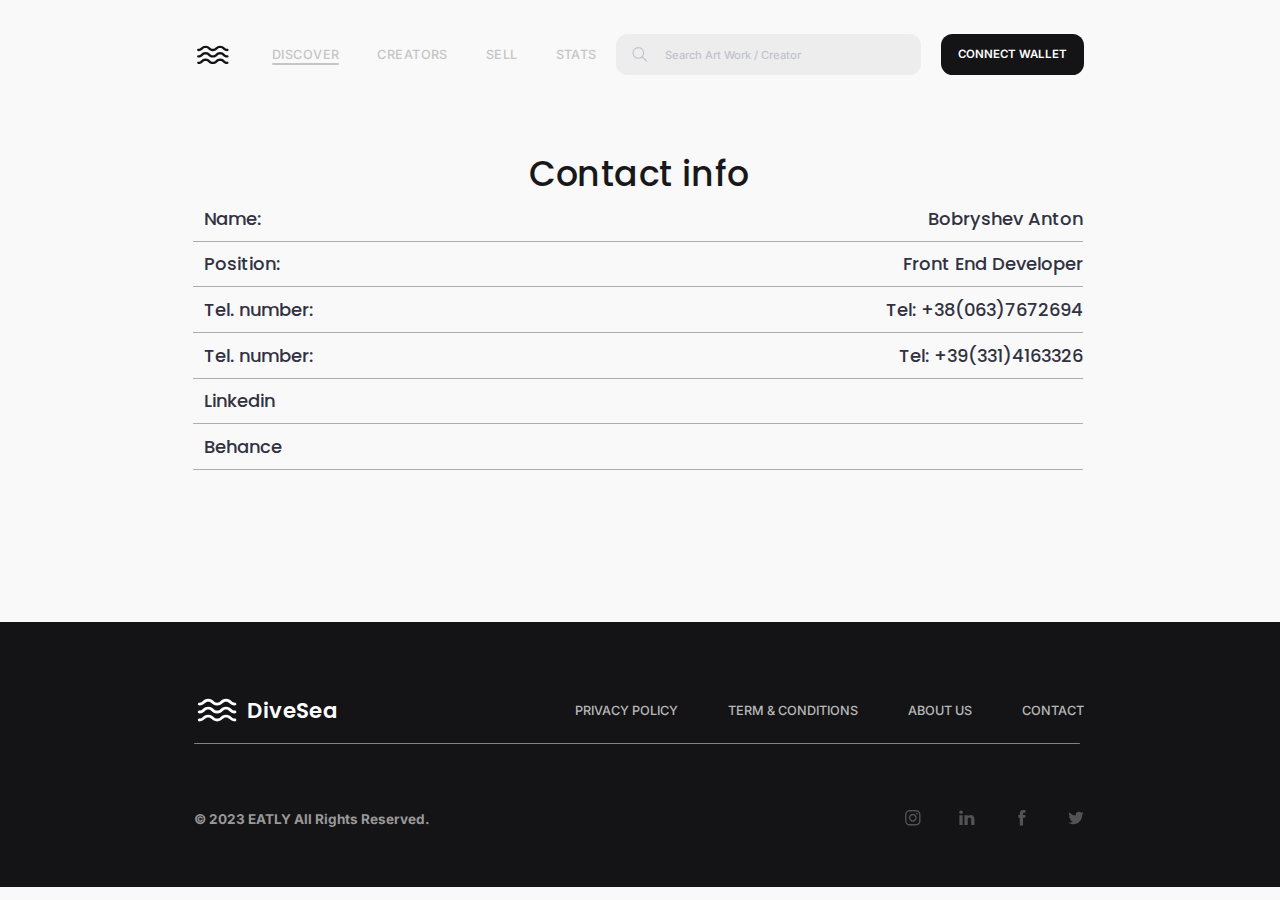
<file: contact.html>
<!DOCTYPE html>
<html lang="en">
<head>
    <meta charset="UTF-8">
    <meta http-equiv="X-UA-Compatible" content="IE=edge">
    <meta name="viewport" content="width=device-width, initial-scale=1.0">
    <title>Discover</title>
   <link rel="preconnect" href="https://fonts.googleapis.com">
<link rel="preconnect" href="https://fonts.gstatic.com" crossorigin>
<link href="https://fonts.googleapis.com/css2?family=Inter:wght@400;500;600&family=Manrope:wght@600&family=Outfit:wght@400;500;600&family=Poppins:wght@400;500;600;700&family=Public+Sans:wght@500;600&family=Roboto:wght@400;500;700&display=swap" rel="stylesheet">
<link rel="stylesheet"
      href="https://cdnjs.cloudflare.com/ajax/libs/modern-normalize/1.0.0/modern-normalize.min.css" />
<link rel="stylesheet" href="./sass/main.css">

</head>
<body class="page">
     
    <header  class="header">
        <div class="navigate section"> 
              <nav class="header__nav"> 
                    <a class="header__logoSvg" href="index.html">
                        <svg class="header__icon" >
                        <use href="./image/symbol.svg#icon-waveLogo"></use>
                    </svg> 
                    <p class="header__logo-name">DiveSea</p></a>
                    <ul class="header__menu">
                        <li class="header__list">
                            <a class="header__link current" href="index.html" >Discover</a>
                        </li>
                        <li class="header__list">
                            <a  class="header__link" href="creators.html">Creators</a>
                        </li>
                        <li class="header__list">
                            <a  class="header__link" href="sell.html">Sell</a>
                        </li>
                        <li class="header__list">
                            <a  class="header__link" href="stats.html">Stats</a>
                        </li>
                    </ul> 
                </nav> 
            <div class="header__input">
                <form class="header__search"> 
                    <label class="header__input-box">
                    <input class="header__input-text" type="text" placeholder="Search Art Work / Creator"/>
                      <svg class="header__icon-search" >
                     <use href="./image/symbol.svg#icon-search"></use>
                  </svg>
                    
                    <button class="header__button" type="button">Connect Wallet</button>
                </label>
                </form> 
            </div> 
            <nav class="header__bar">
                <div class="bar">
                    <p class="barA"></p>
                    <p class="barB"></p>
                    <p class="barC"></p>
                </div> 
            </nav>  
        </div> 
    </header> 
     <main>
         
          <section class="frequently" > 
            <div class="frequentlys section">
                <p class="frequently__title">Contact info</p>
                 
                <ul class="frequently__menu">
                    <li class="frequently__list">
                        <p class="frequently__list-title">Name:</p>
                        <p class="frequently__list-title">Bobryshev Anton</p> 
                    </li>
                    <li class="frequently__list">
                        <p class="frequently__list-title">Position:</p>
                        <p class="frequently__list-title">Front End Developer</p>
                    </li>
                    <li class="frequently__list">
                            <p class="frequently__list-title">Tel. number:</p> 
                            <p class="frequently__list-title">
                            <a href="tel:+380637672694">Tel: +38(063)7672694</a> </p>
                         
                    </li>
                    <li class="frequently__list">
                            <p class="frequently__list-title">Tel. number:</p> 
                            <p class="frequently__list-title">
                            <a href="tel:+393314163326">Tel: +39(331)4163326</a> </p>
                         
                    </li>
                    <li class="frequently__list">
                        <p class="frequently__list-title">
                            <a href="https://www.linkedin.com/in/anton-bobryshev-0493361a1/">
                            Linkedin</a></p>
                         
                    </li> 
                    <li class="frequently__list">
                        <p class="frequently__list-title">
                            <a href="https://www.behance.net/antonbobryshev">
                            Behance</a></p>
                         
                    </li> 
                </ul>
            </div>
        </section> 
    </main>  
    <footer class="footer">
    <div class="footers section">
        <div class="footer__nav">
            <div class="footer__logo-conteiner">
                <a class="footer__logo" href="index.html">
                <svg class="footer__logo-svg" width="65" height="65">
                        <use href="./image/symbol.svg#icon-waveLogo"></use>
                    </svg>
                <p class="footer__logo-name">DiveSea</p>
            </a>
            <ul class="footer__info-menu mobile"> 
                <li class="footer__info-list">
                    <svg class="footer__icon" width="21.34" height="21.42">
                     <use href="./image/symbol.svg#icon-instagram"></use>
                  </svg>
                </li> 
                <li class="footer__info-list">
                    <svg class="footer__icon" width="21.34" height="21.42">
                     <use href="./image/symbol.svg#icon-linkedin"></use>
                  </svg>
                </li>
                <li class="footer__info-list">
                    <svg class="footer__icon" width="21.34" height="21.42">
                     <use href="./image/symbol.svg#icon-facebook"></use>
                  </svg>
                </li>
                <li class="footer__info-list">
                    <svg class="footer__icon" width="21.34" height="21.42">
                     <use href="./image/symbol.svg#icon-Path-6"></use>
                  </svg>
                </li>
            </ul>
            </div>
            <div class="footer__menu">
                <ul class="footer__menu-list">
                    <li class="footer__menu-name">Privacy Policy</li>
                    <li class="footer__menu-name">Term & Conditions</li>
                    <li class="footer__menu-name">About Us</li>
                    <li class="footer__menu-name">
                        <a href="contact.html">Contact</a>
                    </li>   
                </ul>
            </div>
        </div>
         <div class="footer__info">
            <h2 class="footer__info-svg" >© 2023 EATLY All Rights Reserved.</h2>
            <ul class="footer__info-menu tablet"> 
                <li class="footer__info-list">
                    <svg class="footer__icon" width="21.34" height="21.42">
                     <use href="./image/symbol.svg#icon-instagram"></use>
                  </svg>
                </li> 
                <li class="footer__info-list">
                    <svg class="footer__icon" width="21.34" height="21.42">
                     <use href="./image/symbol.svg#icon-linkedin"></use>
                  </svg>
                </li>
                <li class="footer__info-list">
                    <svg class="footer__icon" width="21.34" height="21.42">
                     <use href="./image/symbol.svg#icon-facebook"></use>
                  </svg>
                </li>
                <li class="footer__info-list">
                    <svg class="footer__icon" width="21.34" height="21.42">
                     <use href="./image/symbol.svg#icon-Path-6"></use>
                  </svg>
                </li>
            </ul>
        </div> 
     </div>
</footer>

</body>
</html>
</file>
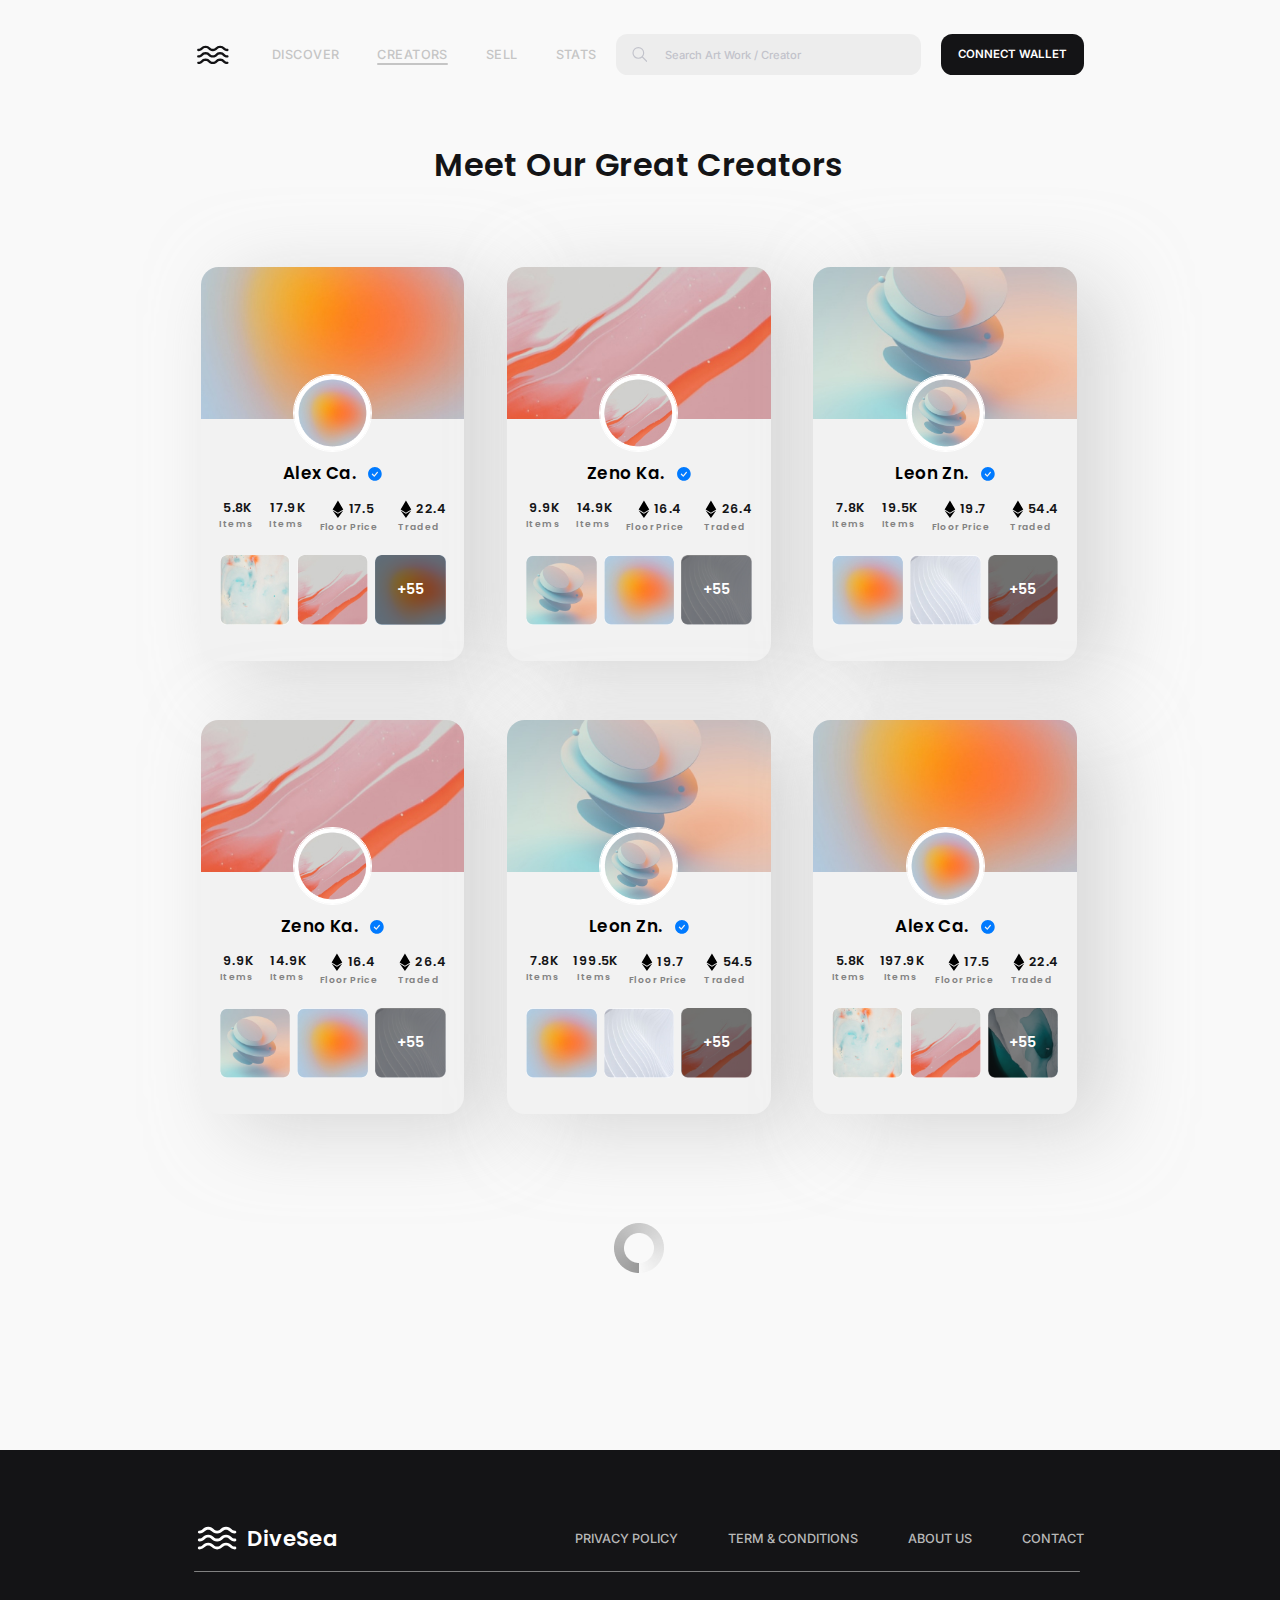
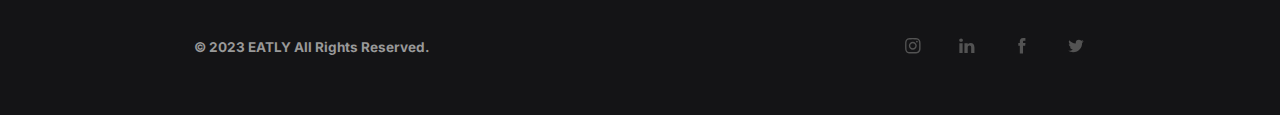
<file: creators.html>
<!DOCTYPE html>
<html lang="en">
<head>
    <meta charset="UTF-8">
    <meta http-equiv="X-UA-Compatible" content="IE=edge">
    <meta name="viewport" content="width=device-width, initial-scale=1.0">
    <title>Discover</title>
   <link rel="preconnect" href="https://fonts.googleapis.com">
<link rel="preconnect" href="https://fonts.gstatic.com" crossorigin>
<link href="https://fonts.googleapis.com/css2?family=Inter:wght@400;500;600&family=Manrope:wght@600&family=Outfit:wght@400;500;600&family=Poppins:wght@400;500;600;700&family=Public+Sans:wght@500;600&family=Roboto:wght@400;500;700&display=swap" rel="stylesheet">
<link rel="stylesheet"
      href="https://cdnjs.cloudflare.com/ajax/libs/modern-normalize/1.0.0/modern-normalize.min.css" />
<link rel="stylesheet" href="./sass/main.css">


</head>
<body class="page">
     
    <header  class="header">
        <div class="navigate section"> 
              <nav class="header__nav"> 
                    <a class="header__logoSvg" href="index.html">
                        <svg class="header__icon" >
                        <use href="./image/symbol.svg#icon-waveLogo"></use>
                    </svg> 
                    <p class="header__logo-name">DiveSea</p></a>
                    <ul class="header__menu">
                        <li class="header__list">
                            <a class="header__link" href="index.html" >Discover</a>
                        </li>
                        <li class="header__list">
                            <a  class="header__link current"   href="creators.html">Creators</a>
                        </li>
                        <li class="header__list">
                            <a  class="header__link " href="sell.html">Sell</a>
                        </li>
                        <li class="header__list">
                            <a  class="header__link" href="stats.html">Stats</a>
                        </li>
                    </ul> 
                </nav> 
            <div class="header__input">
                <form class="header__search"> 
                    <label class="header__input-box">
                    <input class="header__input-text" type="text" placeholder="Search Art Work / Creator"/>
                      <svg class="header__icon-search" >
                     <use href="./image/symbol.svg#icon-search"></use>
                  </svg>
                    
                    <button class="header__button" type="button">Connect Wallet</button>
                </label>
                </form> 
            </div> 
            <nav class="header__bar">
                <div class="bar">
                    <p class="barA"></p>
                    <p class="barB"></p>
                    <p class="barC"></p>
                </div> 
            </nav>  
        </div> 
    </header> 
     <main>
         
          <section class="creator" > 
            <div class="creators section">
                <p class="creator__titleSection mobileBr">Meet Our Great Creators</p>
                <p class="creator__titleSection tabletBr">Meet Our<br>Great Creators</p>
               <ul class="creator__list">
                    <li class="creator__card"> 
                        <img class="creator__cardImg" src="./image/round3.jpg" alt="SunSet" width="110.94"/>
                        <p class="creator__name">Alex Ca.
                            <svg class="creator__svgSearch" width="21.24" height="21.24">
                            <use href="./image/symbol-defs2.svg#icon-fly"></use>
                            </svg>
                        </p>
                        <ul class="creator__bild">
                            <li class="creator__contBox">
                                <p class="creator__title">5.8K</p>
                                <p class="creator__subTitle">Items</p>
                            </li>
                            <li class="creator__contBox">
                                <p class="creator__title">17.9K</p>
                                <p class="creator__subTitle">Items</p>
                            </li>
                            <li class="creator__contBox">
                                <p class="creator__title"><svg class="creator__svg" width="21.24" height="21.24">
                                <use href="./image/symbol.svg#icon-ethereum"></use>
                                                        </svg>17.5</p>
                                <p class="creator__subTitle">Floor Price</p>
                            </li>
                            <li class="creator__contBox">
                                <p class="creator__title"><svg class="creator__svg" width="21.24" height="21.24">
                                <use href="./image/symbol.svg#icon-ethereum"></use>
                                                        </svg>22.4</p>
                                <p class="creator__subTitle">Traded</p>
                            </li>
                        </ul>
                        <ul class="creator__imgBox">
                            <li class="creator__image">
                                <img class="creator__imageCard" src="./image/card6.jpg" alt="SunSet" width="99.31"/>
                            </li>
                            <li class="creator__image">
                                <img class="creator__imageCard" src="./image/card3.jpg" alt="SunSet" width="99.31"/>
                            </li>
                            <li class="creator__image">
                                <img class="creator__imageCard" src="./image/image5.jpg" alt="SunSet" width="99.31"/>
                            </li>
                        </ul>
                    </li>
                    <li class="creator__card"> 
                        <img class="creator__cardImg" src="./image/round1.jpg" alt="SunSet" width="110.94"/>
                        <p class="creator__name">Zeno Ka.
                            <svg class="creator__svgSearch" width="21.24" height="21.24">
                            <use href="./image/symbol-defs2.svg#icon-fly"></use>
                            </svg>
                        </p>
                        <ul class="creator__bild">
                            <li class="creator__contBox">
                                <p class="creator__title">9.9K</p>
                                <p class="creator__subTitle">Items</p>
                            </li>
                            <li class="creator__contBox">
                                <p class="creator__title">14.9K</p>
                                <p class="creator__subTitle">Items</p>
                            </li>
                            <li class="creator__contBox">
                                <p class="creator__title"><svg class="creator__svg" width="21.24" height="21.24">
                                <use href="./image/symbol.svg#icon-ethereum"></use>
                                                        </svg>16.4</p>
                                <p class="creator__subTitle">Floor Price</p>
                            </li>
                            <li class="creator__contBox">
                                <p class="creator__title"><svg class="creator__svg" width="21.24" height="21.24">
                                <use href="./image/symbol.svg#icon-ethereum"></use>
                                                        </svg>26.4</p>
                                <p class="creator__subTitle">Traded</p>
                            </li>
                        </ul>
                        <ul class="creator__imgBox">
                            <li class="creator__image">
                                <img class="creator__imageCard" src="./image/card4.jpg" alt="SunSet" width="99.31"/>
                            </li>
                            <li class="creator__image">
                                <img class="creator__imageCard" src="./image/card1.jpg" alt="SunSet" width="99.31"/>
                            </li>
                            <li class="creator__image">
                                <img class="creator__imageCard" src="./image/card2.jpg" alt="SunSet" width="99.31"/>
                            </li>
                        </ul>
                    </li>
                    <li class="creator__card"> 
                        <img class="creator__cardImg" src="./image/round2.jpg" alt="SunSet" width="110.94"/>
                        <p class="creator__name">Leon Zn.
                            <svg class="creator__svgSearch" width="21.24" height="21.24">
                            <use href="./image/symbol-defs2.svg#icon-fly"></use>
                            </svg>
                        </p>
                        <ul class="creator__bild">
                            <li class="creator__contBox">
                                <p class="creator__title">7.8K</p>
                                <p class="creator__subTitle">Items</p>
                            </li>
                            <li class="creator__contBox">
                                <p class="creator__title">19.5K</p>
                                <p class="creator__subTitle">Items</p>
                            </li>
                            <li class="creator__contBox">
                                <p class="creator__title"><svg class="creator__svg" width="21.24" height="21.24">
                                <use href="./image/symbol.svg#icon-ethereum"></use>
                                                        </svg>19.7</p>
                                <p class="creator__subTitle">Floor Price</p>
                            </li>
                            <li class="creator__contBox">
                                <p class="creator__title"><svg class="creator__svg" width="21.24" height="21.24">
                                <use href="./image/symbol.svg#icon-ethereum"></use>
                                                        </svg>54.4</p>
                                <p class="creator__subTitle">Traded</p>
                            </li>
                        </ul>
                        <ul class="creator__imgBox">
                            <li class="creator__image">
                                <img class="creator__imageCard" src="./image/card1.jpg" alt="SunSet" width="99.31"/>
                            </li>
                            <li class="creator__image">
                                <img class="creator__imageCard" src="./image/card2.jpg" alt="SunSet" width="99.31"/>
                            </li>
                            <li class="creator__image">
                                <img class="creator__imageCard" src="./image/card3.jpg" alt="SunSet" width="99.31"/>
                            </li>
                        </ul>
                    </li>
                    <li class="creator__card"> 
                        <img class="creator__cardImg" src="./image/round1.jpg" alt="SunSet" width="110.94"/>
                        <p class="creator__name">Zeno Ka.
                            <svg class="creator__svgSearch" width="21.24" height="21.24">
                            <use href="./image/symbol-defs2.svg#icon-fly"></use>
                            </svg>
                        </p>
                        <ul class="creator__bild">
                            <li class="creator__contBox">
                                <p class="creator__title">9.9K</p>
                                <p class="creator__subTitle">Items</p>
                            </li>
                            <li class="creator__contBox">
                                <p class="creator__title">14.9K</p>
                                <p class="creator__subTitle">Items</p>
                            </li>
                            <li class="creator__contBox">
                                <p class="creator__title"><svg class="creator__svg" width="21.24" height="21.24">
                                <use href="./image/symbol.svg#icon-ethereum"></use>
                                                        </svg>16.4</p>
                                <p class="creator__subTitle">Floor Price</p>
                            </li>
                            <li class="creator__contBox">
                                <p class="creator__title"><svg class="creator__svg" width="21.24" height="21.24">
                                <use href="./image/symbol.svg#icon-ethereum"></use>
                                                        </svg>26.4</p>
                                <p class="creator__subTitle">Traded</p>
                            </li>
                        </ul>
                        <ul class="creator__imgBox">
                            <li class="creator__image">
                                <img class="creator__imageCard" src="./image/card4.jpg" alt="SunSet" width="99.31"/>
                            </li>
                            <li class="creator__image">
                                <img class="creator__imageCard" src="./image/card1.jpg" alt="SunSet" width="99.31"/>
                            </li>
                            <li class="creator__image">
                                <img class="creator__imageCard" src="./image/card2.jpg" alt="SunSet" width="99.31"/>
                            </li>
                        </ul>
                    </li>
                    <li class="creator__card"> 
                        <img class="creator__cardImg" src="./image/round2.jpg"  alt="SunSet" width="110.94"/>
                        <p class="creator__name">Leon Zn.
                            <svg class="creator__svgSearch" width="21.24" height="21.24">
                            <use href="./image/symbol-defs2.svg#icon-fly"></use>
                            </svg>
                        </p>
                        <ul class="creator__bild">
                            <li class="creator__contBox">
                                <p class="creator__title">7.8K</p>
                                <p class="creator__subTitle">Items</p>
                            </li>
                            <li class="creator__contBox">
                                <p class="creator__title">199.5K</p>
                                <p class="creator__subTitle">Items</p>
                            </li>
                            <li class="creator__contBox">
                                <p class="creator__title"><svg class="creator__svg" width="21.24" height="21.24">
                                <use href="./image/symbol.svg#icon-ethereum"></use>
                                                        </svg>19.7</p>
                                <p class="creator__subTitle">Floor Price</p>
                            </li>
                            <li class="creator__contBox">
                                <p class="creator__title"><svg class="creator__svg" width="21.24" height="21.24">
                                <use href="./image/symbol.svg#icon-ethereum"></use>
                                                        </svg>54.5</p>
                                <p class="creator__subTitle">Traded</p>
                            </li>
                        </ul>
                        <ul class="creator__imgBox">
                            <li class="creator__image">
                                <img class="creator__imageCard" src="./image/card1.jpg" alt="SunSet" width="99.31"/>
                            </li>
                            <li class="creator__image">
                                <img class="creator__imageCard" src="./image/card2.jpg" alt="SunSet" width="99.31"/>
                            </li>
                            <li class="creator__image">
                                <img class="creator__imageCard" src="./image/card3.jpg" alt="SunSet" width="99.31"/>
                            </li>
                        </ul>
                    </li>
                    <li class="creator__card"> 
                        <img class="creator__cardImg" src="./image/round3.jpg" alt="SunSet" width="110.94"/>
                        <p class="creator__name">Alex Ca.
                            <svg class="creator__svgSearch" width="21.24" height="21.24">
                            <use href="./image/symbol-defs2.svg#icon-fly"></use>
                            </svg>
                        </p>
                        <ul class="creator__bild">
                            <li class="creator__contBox">
                                <p class="creator__title">5.8K</p>
                                <p class="creator__subTitle">Items</p>
                            </li>
                            <li class="creator__contBox">
                                <p class="creator__title">197.9K</p>
                                <p class="creator__subTitle">Items</p>
                            </li>
                            <li class="creator__contBox">
                                <p class="creator__title"><svg class="creator__svg" width="21.24" height="21.24">
                                <use href="./image/symbol.svg#icon-ethereum"></use>
                                                        </svg>17.5</p>
                                <p class="creator__subTitle">Floor Price</p>
                            </li>
                            <li class="creator__contBox">
                                <p class="creator__title"><svg class="creator__svg" width="21.24" height="21.24">
                                <use href="./image/symbol.svg#icon-ethereum"></use>
                                                        </svg>22.4</p>
                                <p class="creator__subTitle">Traded</p>
                            </li>
                        </ul>
                        <ul class="creator__imgBox">
                            <li class="creator__image">
                                <img class="creator__imageCard" src="./image/card6.jpg" alt="SunSet" width="99.31"/>
                            </li>
                            <li class="creator__image">
                                <img class="creator__imageCard" src="./image/card3.jpg" alt="SunSet" width="99.31"/>
                            </li>
                            <li class="creator__image">
                                <img class="creator__imageCard" src="./image/card5.jpg" alt="SunSet" width="99.31"/>
                            </li>
                        </ul>
                    </li>
                </ul>

                <img class="creator__search" src="./image/searcher.png" alt="Search" width="50">
            </div>
        </section> 
    </main>  
    <footer class="footer">
    <div class="footers section">
        <div class="footer__nav">
            <div class="footer__logo-conteiner">
                <a class="footer__logo" href="index.html">
                <svg class="footer__logo-svg" width="65" height="65">
                        <use href="./image/symbol.svg#icon-waveLogo"></use>
                    </svg>
                <p class="footer__logo-name">DiveSea</p>
            </a>
            <ul class="footer__info-menu mobile"> 
                <li class="footer__info-list">
                    <svg class="footer__icon" width="21.34" height="21.42">
                     <use href="./image/symbol.svg#icon-instagram"></use>
                  </svg>
                </li> 
                <li class="footer__info-list">
                    <svg class="footer__icon" width="21.34" height="21.42">
                     <use href="./image/symbol.svg#icon-linkedin"></use>
                  </svg>
                </li>
                <li class="footer__info-list">
                    <svg class="footer__icon" width="21.34" height="21.42">
                     <use href="./image/symbol.svg#icon-facebook"></use>
                  </svg>
                </li>
                <li class="footer__info-list">
                    <svg class="footer__icon" width="21.34" height="21.42">
                     <use href="./image/symbol.svg#icon-Path-6"></use>
                  </svg>
                </li>
            </ul>
            </div>
            <div class="footer__menu">
                <ul class="footer__menu-list">
                    <li class="footer__menu-name">Privacy Policy</li>
                    <li class="footer__menu-name">Term & Conditions</li>
                    <li class="footer__menu-name">About Us</li>
                    <li class="footer__menu-name">
                        <a href="contact.html">Contact</a>
                    </li>   
                </ul>
            </div>
        </div>
         <div class="footer__info">
            <h2 class="footer__info-svg" >© 2023 EATLY All Rights Reserved.</h2>
            <ul class="footer__info-menu tablet"> 
                <li class="footer__info-list">
                    <svg class="footer__icon" width="21.34" height="21.42">
                     <use href="./image/symbol.svg#icon-instagram"></use>
                  </svg>
                </li> 
                <li class="footer__info-list">
                    <svg class="footer__icon" width="21.34" height="21.42">
                     <use href="./image/symbol.svg#icon-linkedin"></use>
                  </svg>
                </li>
                <li class="footer__info-list">
                    <svg class="footer__icon" width="21.34" height="21.42">
                     <use href="./image/symbol.svg#icon-facebook"></use>
                  </svg>
                </li>
                <li class="footer__info-list">
                    <svg class="footer__icon" width="21.34" height="21.42">
                     <use href="./image/symbol.svg#icon-Path-6"></use>
                  </svg>
                </li>
            </ul>
        </div> 
     </div>
</footer>

</body>
</html>
</file>
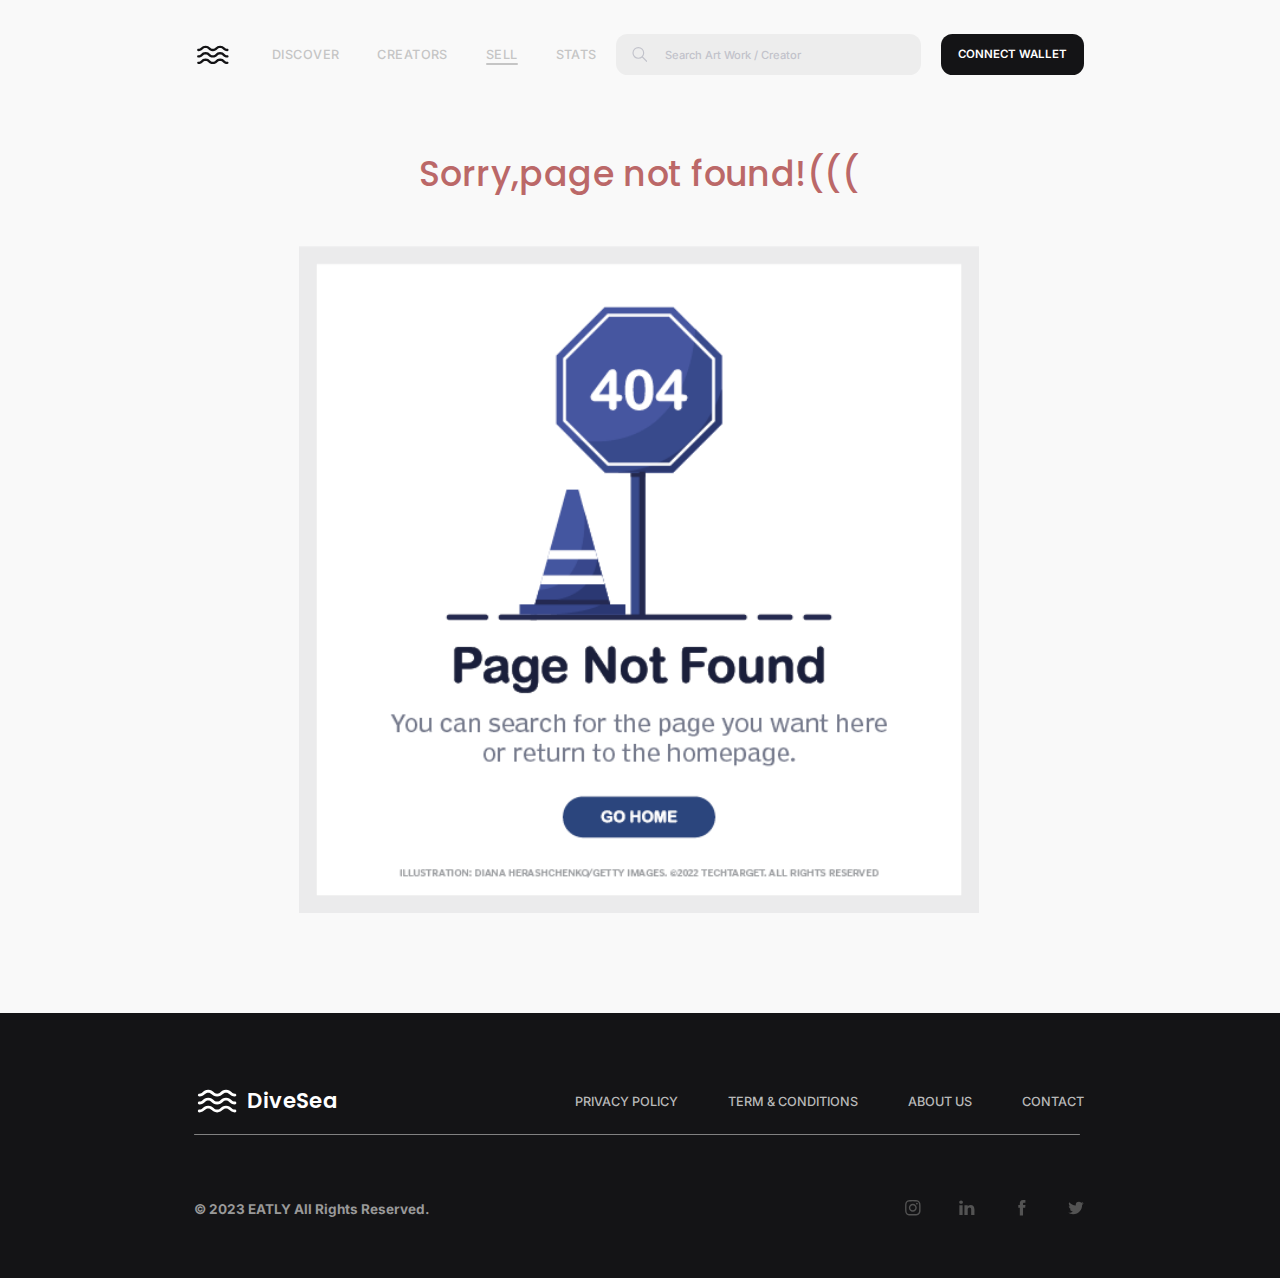
<file: sell.html>
<!DOCTYPE html>
<html lang="en">
<head>
    <meta charset="UTF-8">
    <meta http-equiv="X-UA-Compatible" content="IE=edge">
    <meta name="viewport" content="width=device-width, initial-scale=1.0">
    <title>Discover</title>
   <link rel="preconnect" href="https://fonts.googleapis.com">
<link rel="preconnect" href="https://fonts.gstatic.com" crossorigin>
<link href="https://fonts.googleapis.com/css2?family=Inter:wght@400;500;600&family=Manrope:wght@600&family=Outfit:wght@400;500;600&family=Poppins:wght@400;500;600;700&family=Public+Sans:wght@500;600&family=Roboto:wght@400;500;700&display=swap" rel="stylesheet">
<link rel="stylesheet"
      href="https://cdnjs.cloudflare.com/ajax/libs/modern-normalize/1.0.0/modern-normalize.min.css" />
<link rel="stylesheet" href="./sass/main.css">

</head>
<body class="page">
     
    <header  class="header">
        <div class="navigate section"> 
              <nav class="header__nav"> 
                    <a class="header__logoSvg" href="index.html">
                        <svg class="header__icon" >
                        <use href="./image/symbol.svg#icon-waveLogo"></use>
                    </svg> 
                    <p class="header__logo-name">DiveSea</p></a>
                    <ul class="header__menu">
                        <li class="header__list">
                            <a class="header__link" href="index.html" >Discover</a>
                        </li>
                        <li class="header__list">
                            <a  class="header__link" href="creators.html">Creators</a>
                        </li>
                        <li class="header__list">
                            <a  class="header__link  current" href="sell.html">Sell</a>
                        </li>
                        <li class="header__list">
                            <a  class="header__link" href="stats.html">Stats</a>
                        </li>
                    </ul> 
                </nav> 
            <div class="header__input">
                <form class="header__search"> 
                    <label class="header__input-box">
                    <input class="header__input-text" type="text" placeholder="Search Art Work / Creator"/>
                      <svg class="header__icon-search" >
                     <use href="./image/symbol.svg#icon-search"></use>
                  </svg>
                    
                    <button class="header__button" type="button">Connect Wallet</button>
                </label>
                </form> 
            </div> 
            <nav class="header__bar">
                <div class="bar">
                    <p class="barA"></p>
                    <p class="barB"></p>
                    <p class="barC"></p>
                </div> 
            </nav>  
        </div> 
    </header> 
     <main>
         
          <section class="frequently found" > 
            <div class="frequentlys section">
                <p class="frequently__title found-title" style="color: rgb(187, 104, 104);">Sorry,page not found!(((</p>
                <img class="found-img" alt="not found" src="./image/404_error-h.png" width="315"/>
            </div>
        </section> 
    </main>  
    <footer class="footer">
    <div class="footers section">
        <div class="footer__nav">
            <div class="footer__logo-conteiner">
                <a class="footer__logo" href="index.html">
                <svg class="footer__logo-svg" width="65" height="65">
                        <use href="./image/symbol.svg#icon-waveLogo"></use>
                    </svg>
                <p class="footer__logo-name">DiveSea</p>
            </a>
            <ul class="footer__info-menu mobile"> 
                <li class="footer__info-list">
                    <svg class="footer__icon" width="21.34" height="21.42">
                     <use href="./image/symbol.svg#icon-instagram"></use>
                  </svg>
                </li> 
                <li class="footer__info-list">
                    <svg class="footer__icon" width="21.34" height="21.42">
                     <use href="./image/symbol.svg#icon-linkedin"></use>
                  </svg>
                </li>
                <li class="footer__info-list">
                    <svg class="footer__icon" width="21.34" height="21.42">
                     <use href="./image/symbol.svg#icon-facebook"></use>
                  </svg>
                </li>
                <li class="footer__info-list">
                    <svg class="footer__icon" width="21.34" height="21.42">
                     <use href="./image/symbol.svg#icon-Path-6"></use>
                  </svg>
                </li>
            </ul>
            </div>
            <div class="footer__menu">
                <ul class="footer__menu-list">
                    <li class="footer__menu-name">Privacy Policy</li>
                    <li class="footer__menu-name">Term & Conditions</li>
                    <li class="footer__menu-name">About Us</li>
                    <li class="footer__menu-name">
                        <a href="contact.html">Contact</a>
                    </li>   
                </ul>
            </div>
        </div>
         <div class="footer__info">
            <h2 class="footer__info-svg" >© 2023 EATLY All Rights Reserved.</h2>
            <ul class="footer__info-menu tablet"> 
                <li class="footer__info-list">
                    <svg class="footer__icon" width="21.34" height="21.42">
                     <use href="./image/symbol.svg#icon-instagram"></use>
                  </svg>
                </li> 
                <li class="footer__info-list">
                    <svg class="footer__icon" width="21.34" height="21.42">
                     <use href="./image/symbol.svg#icon-linkedin"></use>
                  </svg>
                </li>
                <li class="footer__info-list">
                    <svg class="footer__icon" width="21.34" height="21.42">
                     <use href="./image/symbol.svg#icon-facebook"></use>
                  </svg>
                </li>
                <li class="footer__info-list">
                    <svg class="footer__icon" width="21.34" height="21.42">
                     <use href="./image/symbol.svg#icon-Path-6"></use>
                  </svg>
                </li>
            </ul>
        </div> 
     </div>
</footer>

</body>
</html>
</file>
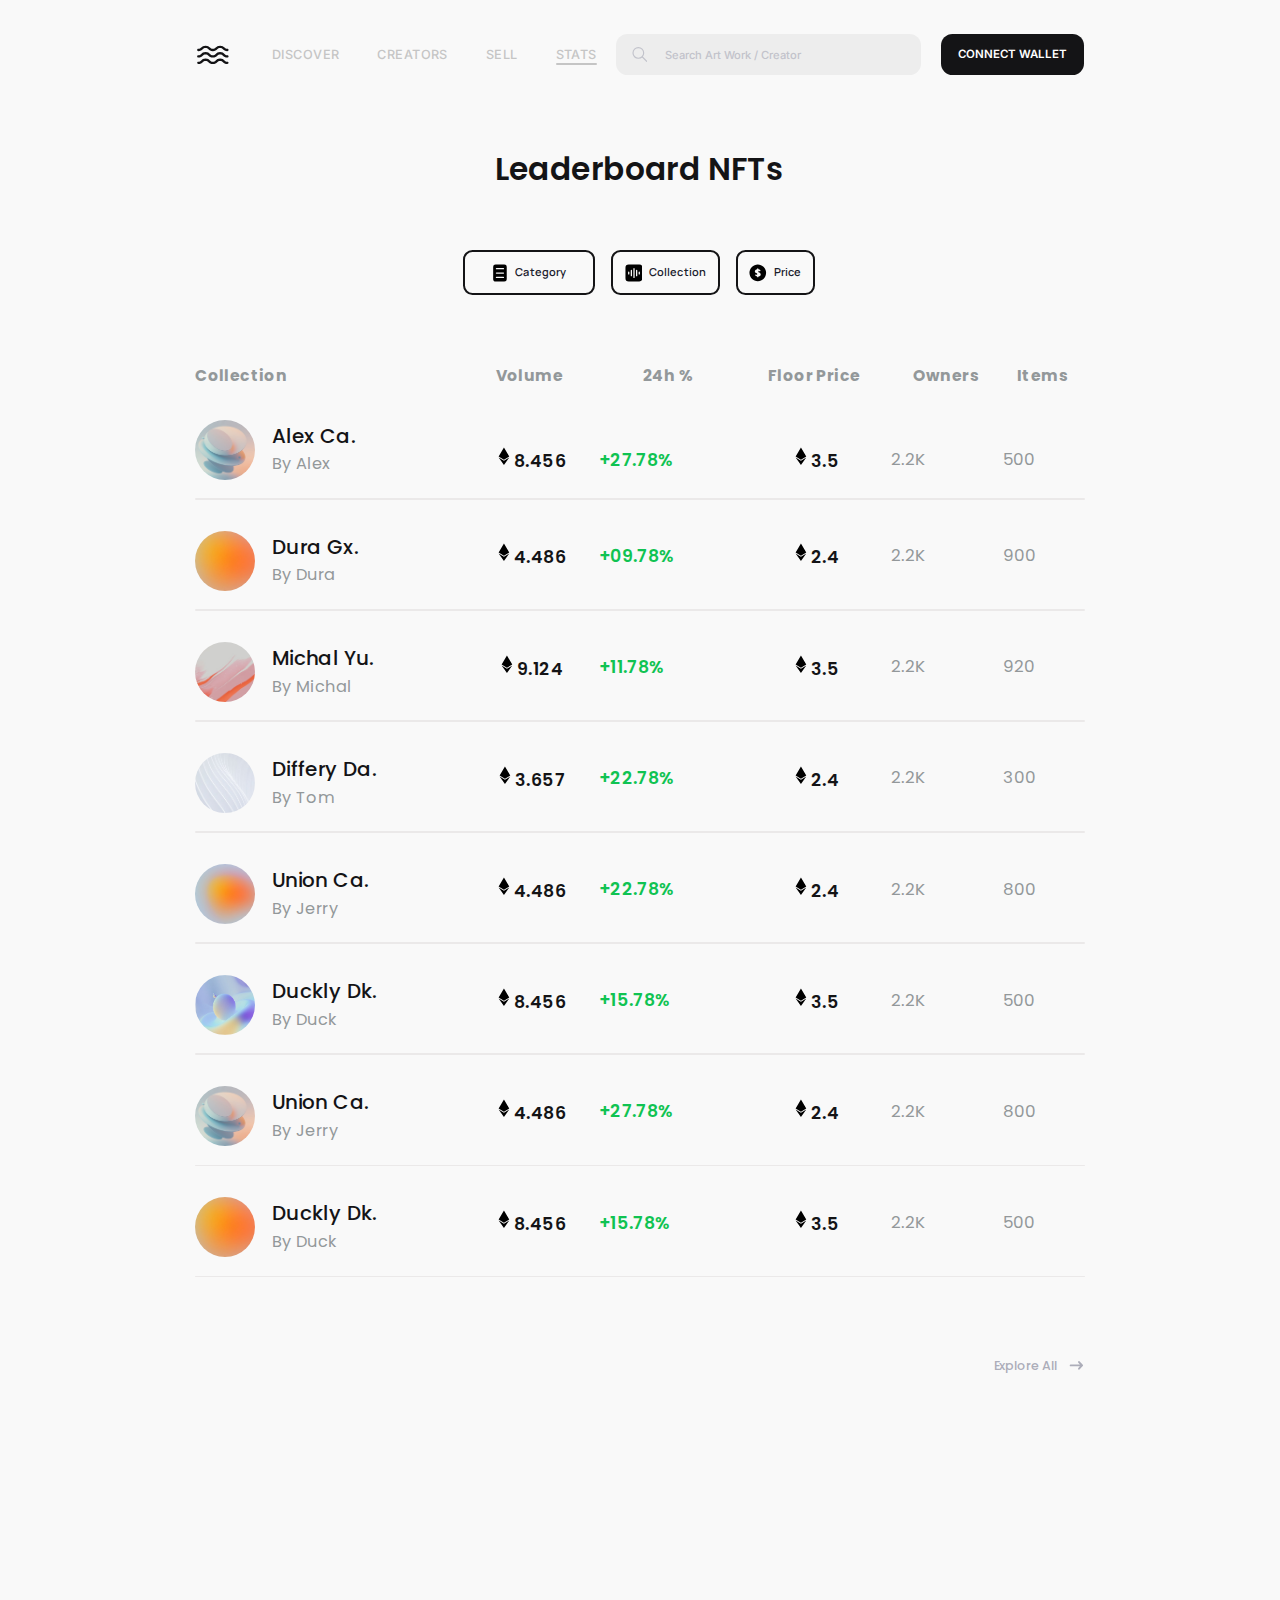
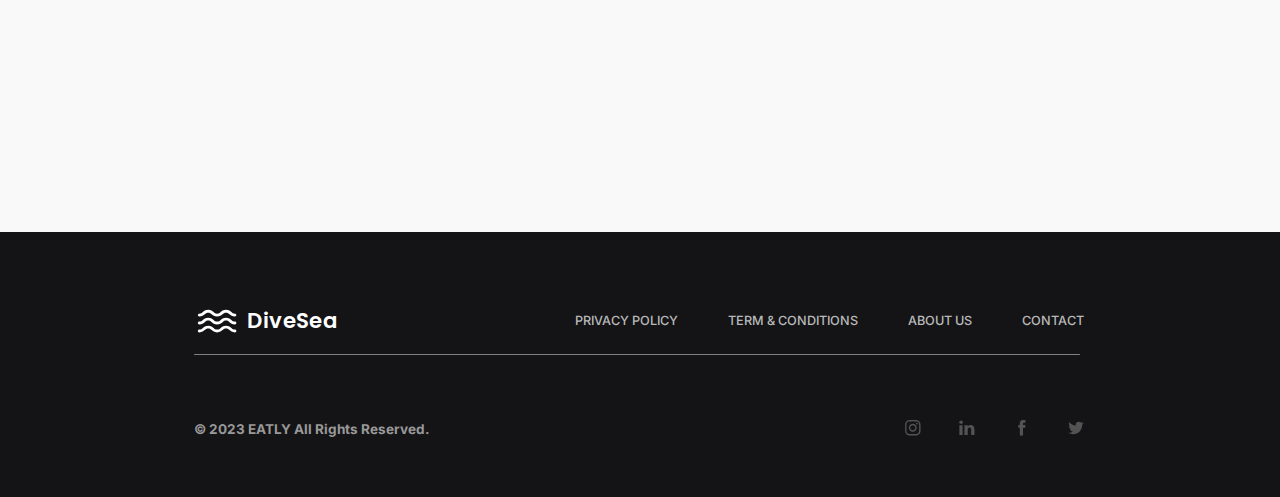
<file: stats.html>
<!DOCTYPE html>
<html lang="en">
<head>
    <meta charset="UTF-8">
    <meta http-equiv="X-UA-Compatible" content="IE=edge">
    <meta name="viewport" content="width=device-width, initial-scale=1.0">
    <title>Discover</title>
   <link rel="preconnect" href="https://fonts.googleapis.com">
<link rel="preconnect" href="https://fonts.gstatic.com" crossorigin>
<link href="https://fonts.googleapis.com/css2?family=Inter:wght@400;500;600&family=Manrope:wght@600&family=Outfit:wght@400;500;600&family=Poppins:wght@400;500;600;700&family=Public+Sans:wght@500;600&family=Roboto:wght@400;500;700&display=swap" rel="stylesheet">
<link rel="stylesheet"
      href="https://cdnjs.cloudflare.com/ajax/libs/modern-normalize/1.0.0/modern-normalize.min.css" />
<link rel="stylesheet" href="./sass/main.css">

</head>
<body class="page">
     
    <header  class="header">
        <div class="navigate section"> 
              <nav class="header__nav"> 
                    <a class="header__logoSvg" href="index.html">
                        <svg class="header__icon" >
                        <use href="./image/symbol.svg#icon-waveLogo"></use>
                    </svg> 
                    <p class="header__logo-name">DiveSea</p></a>
                    <ul class="header__menu">
                        <li class="header__list">
                            <a class="header__link" href="index.html" >Discover</a>
                        </li>
                        <li class="header__list">
                            <a  class="header__link" href="creators.html">Creators</a>
                        </li>
                        <li class="header__list">
                            <a  class="header__link" href="sell.html">Sell</a>
                        </li>
                        <li class="header__list">
                            <a  class="header__link  current" href="stats.html">Stats</a>
                        </li>
                    </ul> 
                </nav> 
            <div class="header__input">
                <form class="header__search"> 
                    <label class="header__input-box">
                    <input class="header__input-text" type="text" placeholder="Search Art Work / Creator"/>
                      <svg class="header__icon-search" >
                     <use href="./image/symbol.svg#icon-search"></use>
                  </svg>
                    
                    <button class="header__button" type="button">Connect Wallet</button>
                </label>
                </form> 
            </div> 
            <nav class="header__bar">
                <div class="bar">
                    <p class="barA"></p>
                    <p class="barB"></p>
                    <p class="barC"></p>
                </div> 
            </nav>  
        </div> 
    </header> 
     <main>
         <section class="stats">
            <div class="statss section">
                <h2 class="stats__title">Leaderboard NFTs</h2> 

                <div class="stats__category">
                            <ul class="stats__category-menu">
                                 
                                <li class="stats__category-list"> 
                                    <svg class="stats__icon" >
                                    <use href="./image/symbol.svg#icon-data"></use>
                                    </svg>
                                    <p class="stats__category-nameSecond"> Category</p>
                                </li>
                                <li class="stats__category-list">
                                    <svg class="stats__icon" >
                                    <use href="./image/symbol.svg#icon-vois"></use>
                                    </svg>
                                    <p class="stats__category-nameSecond">Collection</p>
                                    
                                </li>
                                <li class="stats__category-list">
                                    <svg class="stats__icon" >
                                    <use href="./image/symbol.svg#icon-dollar"></use>
                                    </svg>
                                    <p class="stats__category-nameSecond">Price</p> 
                                </li>
                            </ul>
                        </div>
                    <div class="stats__category">
                        <table class="stats__table"> 
                            <thead class="stats__head">
                                <tr class="stats__tr">
                                <th class="stats__th "><p class="collection__th coll">Collection</p></th>
                                <th class="stats__th">Volume</th>
                                <th class="stats__th mobileUnVisible">24h %</th>
                                <th class="stats__th mobileUnVisible">Floor Price</th>
                                <th class="stats__th mobileUnVisible">Owners</th>
                                <th class="stats__th mobileUnVisible">Items</th> 
                                </tr>
                            </thead>

                            <tbody class="stats__tbody">
                              
                                <tr class="stats__tr">
                                <th class="stats__user">
                                    <div class="statsbox__user">
                                        <img class="statsbox__img" src="./image/image1.jpg" alt="Sunset"/>
                                        <div class="statsbox__name">
                                            <p class="statsuser__name">Alex Ca.</p>
                                            <p class="statsuser__subName">By Alex</p>
                                        </div>
                                    </div>
                                </th>
                                 <td class="stats__volume">
                                    <div class="statsvolume__user"> 
                                      <p  class="statsvolume__data bold"><svg class="statsvolume__svg" width="21.24" height="21.24">
                                                <use href="./image/symbol.svg#icon-ethereum"></use>
                                                </svg>8.456</p>
                                    <p class="statsvolume__percent green bold">+27.78%</p>
                                    </div>
                                </td>
                                <td><p class="stats__percent green bold">+27.78%</p>
                                </td>
                                 <td class="stats__price">
                                    <div class="statsbox__price"> 
                                      <p  class="statsprice__data bold"><svg class="statsvolume__svg" width="21.24" height="21.24">
                                                <use href="./image/symbol.svg#icon-ethereum"></use>
                                                </svg>3.5</p>
                                    </div>
                                </td>
                                <td><p class="stats__owners normal">2.2K </p>
                                </td>
                                 <td><p class="stats__items normal">500</p>
                                </td>
                                </tr>
                                <tr class="stats__tr">
                                <th class="stats__user">
                                    <div class="statsbox__user second__elem">
                                        <img class="statsbox__img" src="./image/image2.jpg" alt="Sunset"/>
                                        <div class="statsbox__name">
                                            <p class="statsuser__name">Dura Gx.</p>
                                            <p class="statsuser__subName">By Dura</p>
                                        </div>
                                    </div>
                                </th>
                                 <td class="stats__volume">
                                    <div class="statsvolume__user"> 
                                      <p  class="statsvolume__data bold"><svg class="statsvolume__svg" width="21.24" height="21.24">
                                                <use href="./image/symbol.svg#icon-ethereum"></use>
                                                </svg>4.486</p>
                                        <p class="statsvolume__percent red bold">-15.75%</p>
                                    </div>
                                </td>
                                <td><p class="stats__percent green bold">+09.78%</p>
                                </td>
                                 <td class="stats__price">
                                    <div class="statsbox__price"> 
                                      <p  class="statsprice__data bold"><svg class="statsvolume__svg" width="21.24" height="21.24">
                                                <use href="./image/symbol.svg#icon-ethereum"></use>
                                                </svg>2.4</p>
                                    </div>
                                </td>
                                <td><p class="stats__owners normal">2.2K </p>
                                </td>
                                 <td><p class="stats__items normal">900</p>
                                </td>
                                </tr>
                                <tr class="stats__tr">
                                <th class="stats__user">
                                    <div class="statsbox__user  second__elem">
                                        <img class="statsbox__img" src="./image/image3.jpg" alt="Sunset"/>
                                        <div class="statsbox__name">
                                            <p class="statsuser__name">Michal Yu.</p>
                                            <p class="statsuser__subName">By Michal</p>
                                        </div>
                                    </div>
                                </th>
                                 <td class="stats__volume">
                                    <div class="statsvolume__user"> 
                                      <p  class="statsvolume__data bold"><svg class="statsvolume__svg" width="21.24" height="21.24">
                                                <use href="./image/symbol.svg#icon-ethereum"></use>
                                                </svg>9.124</p>
                                       <p class="statsvolume__percent green bold">+11.78%</p>
                                    </div>
                                </td>
                                <td><p class="stats__percent green bold">+11.78%</p>
                                </td>
                                 <td class="stats__price">
                                    <div class="statsbox__price"> 
                                      <p  class="statsprice__data bold"><svg class="statsvolume__svg" width="21.24" height="21.24">
                                                <use href="./image/symbol.svg#icon-ethereum"></use>
                                                </svg>3.5</p>
                                    </div>
                                </td>
                                <td><p class="stats__owners normal">2.2K </p>
                                </td>
                                 <td><p class="stats__items normal">920</p>
                                </td>
                                </tr>
                                <tr class="stats__tr">
                                <th class="stats__user">
                                    <div class="statsbox__user  second__elem">
                                        <img class="statsbox__img" src="./image/image4.jpg" alt="Sunset"/>
                                        <div class="statsbox__name">
                                            <p class="statsuser__name">Differy Da.</p>
                                            <p class="statsuser__subName">By Tom</p>
                                        </div>
                                    </div>
                                </th>
                                 <td class="stats__volume">
                                    <div class="statsvolume__user"> 
                                      <p  class="statsvolume__data bold"><svg class="statsvolume__svg" width="21.24" height="21.24">
                                                <use href="./image/symbol.svg#icon-ethereum"></use>
                                                </svg>3.657</p>
                                       <p class="statsvolume__percent red bold">-20.52%</p>
                                    </div>
                                </td>
                                <td><p class="stats__percent green bold">+22.78%</p>
                                </td>
                                 <td class="stats__price">
                                    <div class="statsbox__price"> 
                                      <p  class="statsprice__data bold"><svg class="statsvolume__svg" width="21.24" height="21.24">
                                                <use href="./image/symbol.svg#icon-ethereum"></use>
                                                </svg>2.4</p>
                                    </div>
                                </td>
                                <td><p class="stats__owners normal">2.2K </p>
                                </td>
                                 <td><p class="stats__items normal">300</p>
                                </td>
                                </tr>
                                <tr class="stats__tr">
                                <th class="stats__user">
                                    <div class="statsbox__user  second__elem">
                                        <img class="statsbox__img" src="./image/image5.jpg" alt="Sunset"/>
                                        <div class="statsbox__name">
                                            <p class="statsuser__name">Union Ca.</p>
                                            <p class="statsuser__subName">By Jerry</p>
                                        </div>
                                    </div>
                                </th>
                                 <td class="stats__volume">
                                    <div class="statsvolume__user"> 
                                      <p  class="statsvolume__data bold"><svg class="statsvolume__svg" width="21.24" height="21.24">
                                                <use href="./image/symbol.svg#icon-ethereum"></use>
                                                </svg>4.486</p>
                                       <p class="statsvolume__percent red bold">+22.78%</p>
                                    </div>
                                </td>
                                <td><p class="stats__percent green bold">+22.78%</p>
                                </td>
                                 <td class="stats__price">
                                    <div class="statsbox__price"> 
                                      <p  class="statsprice__data bold"><svg class="statsvolume__svg" width="21.24" height="21.24">
                                                <use href="./image/symbol.svg#icon-ethereum"></use>
                                                </svg>2.4</p>
                                    </div>
                                </td>
                                <td><p class="stats__owners normal">2.2K </p>
                                </td>
                                 <td><p class="stats__items normal">800</p>
                                </td>
                                </tr>
                                <tr class="stats__tr">
                                <th class="stats__user">
                                    <div class="statsbox__user  second__elem">
                                        <img class="statsbox__img" src="./image/image6.jpg" alt="Sunset"/>
                                        <div class="statsbox__name">
                                            <p class="statsuser__name">Duckly Dk.</p>
                                            <p class="statsuser__subName">By Duck</p>
                                        </div>
                                    </div>
                                </th>
                                 <td class="stats__volume">
                                    <div class="statsvolume__user"> 
                                      <p  class="statsvolume__data bold"><svg class="statsvolume__svg" width="21.24" height="21.24">
                                                <use href="./image/symbol.svg#icon-ethereum"></use>
                                                </svg>8.456</p>
                                       <p class="statsvolume__percent red bold">-21.52%</p>
                                    </div>
                                </td>
                                <td><p class="stats__percent green bold">+15.78%</p>
                                </td>
                                 <td class="stats__price">
                                    <div class="statsbox__price"> 
                                      <p  class="statsprice__data bold"><svg class="statsvolume__svg" width="21.24" height="21.24">
                                                <use href="./image/symbol.svg#icon-ethereum"></use>
                                                </svg>3.5</p>
                                    </div>
                                </td>
                                <td><p class="stats__owners normal">2.2K </p>
                                </td>
                                 <td><p class="stats__items normal">500</p>
                                </td>
                                </tr>
                                <tr class="stats__tr">
                                <th class="stats__user">
                                    <div class="statsbox__user  second__elem">
                                        <img class="statsbox__img" src="./image/image1.jpg" alt="Sunset"/>
                                        <div class="statsbox__name">
                                            <p class="statsuser__name">Union Ca.</p>
                                            <p class="statsuser__subName">By Jerry</p>
                                        </div>
                                    </div>
                                </th>
                                 <td class="stats__volume">
                                    <div class="statsvolume__user"> 
                                      <p  class="statsvolume__data bold"><svg class="statsvolume__svg" width="21.24" height="21.24">
                                                <use href="./image/symbol.svg#icon-ethereum"></use>
                                                </svg>4.486</p>
                                       <p class="statsvolume__percent red bold">+27.78%</p>
                                    </div>
                                </td>
                                <td><p class="stats__percent green bold">+27.78%</p>
                                </td>
                                 <td class="stats__price">
                                    <div class="statsbox__price"> 
                                      <p  class="statsprice__data bold"><svg class="statsvolume__svg" width="21.24" height="21.24">
                                                <use href="./image/symbol.svg#icon-ethereum"></use>
                                                </svg>2.4</p>
                                    </div>
                                </td>
                                <td><p class="stats__owners normal">2.2K </p>
                                </td>
                                 <td><p class="stats__items normal">800</p>
                                </td>
                                </tr>
                                <tr class="stats__tr">
                                <th class="stats__user">
                                    <div class="statsbox__user  second__elem">
                                        <img class="statsbox__img" src="./image/image2.jpg" alt="Sunset"/>
                                        <div class="statsbox__name">
                                            <p class="statsuser__name">Duckly Dk.</p>
                                            <p class="statsuser__subName">By Duck</p>
                                        </div>
                                    </div>
                                </th>
                                 <td class="stats__volume">
                                    <div class="statsvolume__user"> 
                                      <p  class="statsvolume__data bold"><svg class="statsvolume__svg" width="21.24" height="21.24">
                                                <use href="./image/symbol.svg#icon-ethereum"></use>
                                                </svg>8.456</p>
                                       <p class="statsvolume__percent red bold">15.782%</p>
                                    </div>
                                </td>
                                <td><p class="stats__percent green bold">+15.78%</p>
                                </td>
                                 <td class="stats__price">
                                    <div class="statsbox__price"> 
                                      <p  class="statsprice__data bold"><svg class="statsvolume__svg" width="21.24" height="21.24">
                                                <use href="./image/symbol.svg#icon-ethereum"></use>
                                                </svg>3.5</p>
                                    </div>
                                </td>
                                <td><p class="stats__owners normal">2.2K </p>
                                </td>
                                 <td><p class="stats__items normal">500</p>
                                </td>
                                </tr>
                            </tbody>
                            </table>    
                    </div>
                    <p class="stats__all">Explore All
                    <svg class="stats__allSvg"  
                    style="display: block; transform: scale(-1,1)">
                    <use href="./image/symbol.svg#icon-arrowLeft"></use>
                    </svg> </p>
            </div>
           </section>
          
    </main>  
    <footer class="footer">
    <div class="footers section">
        <div class="footer__nav">
            <div class="footer__logo-conteiner">
                <a class="footer__logo" href="index.html">
                <svg class="footer__logo-svg" width="65" height="65">
                        <use href="./image/symbol.svg#icon-waveLogo"></use>
                    </svg>
                <p class="footer__logo-name">DiveSea</p>
            </a>
            <ul class="footer__info-menu mobile"> 
                <li class="footer__info-list">
                    <svg class="footer__icon" width="21.34" height="21.42">
                     <use href="./image/symbol.svg#icon-instagram"></use>
                  </svg>
                </li> 
                <li class="footer__info-list">
                    <svg class="footer__icon" width="21.34" height="21.42">
                     <use href="./image/symbol.svg#icon-linkedin"></use>
                  </svg>
                </li>
                <li class="footer__info-list">
                    <svg class="footer__icon" width="21.34" height="21.42">
                     <use href="./image/symbol.svg#icon-facebook"></use>
                  </svg>
                </li>
                <li class="footer__info-list">
                    <svg class="footer__icon" width="21.34" height="21.42">
                     <use href="./image/symbol.svg#icon-Path-6"></use>
                  </svg>
                </li>
            </ul>
            </div>
            <div class="footer__menu">
                <ul class="footer__menu-list">
                    <li class="footer__menu-name">Privacy Policy</li>
                    <li class="footer__menu-name">Term & Conditions</li>
                    <li class="footer__menu-name">About Us</li>
                    <li class="footer__menu-name">
                        <a href="contact.html">Contact</a>
                    </li>   
                </ul>
            </div>
        </div>
         <div class="footer__info">
            <h2 class="footer__info-svg" >© 2023 EATLY All Rights Reserved.</h2>
            <ul class="footer__info-menu tablet"> 
                <li class="footer__info-list">
                    <svg class="footer__icon" width="21.34" height="21.42">
                     <use href="./image/symbol.svg#icon-instagram"></use>
                  </svg>
                </li> 
                <li class="footer__info-list">
                    <svg class="footer__icon" width="21.34" height="21.42">
                     <use href="./image/symbol.svg#icon-linkedin"></use>
                  </svg>
                </li>
                <li class="footer__info-list">
                    <svg class="footer__icon" width="21.34" height="21.42">
                     <use href="./image/symbol.svg#icon-facebook"></use>
                  </svg>
                </li>
                <li class="footer__info-list">
                    <svg class="footer__icon" width="21.34" height="21.42">
                     <use href="./image/symbol.svg#icon-Path-6"></use>
                  </svg>
                </li>
            </ul>
        </div> 
     </div>
</footer>

</body>
</html>
</file>
<file: sass/main.css>
/* colors site */
:root {
  /* color backdrop */
  --main-colorBack: #F9F9F9;
  --main-colorWeekly:#F1F1F1;
  --main-colorFont:#141416;
  /* color`s Header */
  --color-title:#606060;
  --color-logoHeader:#000000;
  --color-BgColor:#141416;
  --color-logo:#141416;
  --color-input:#EDEDED;
  --color-inputFont:#C2C3CB;
  --color-fontBtn:#FFFFFF;
  --color-decoHead:#CBCBCB;
  /* color`s Discover */
  --color-deco:#201F1F;
  --color-title-first:#141416;
  --color-titleDisc:#676767;
  --color-subCount:#848586;
  --color-btnDisc:#000000; /*border, font, bground*/
  --color-fontBtnDisc:#FFFFFF;
  /* color`s Weekly */
  --color-title:#C5C5C5;
  --color-subTitleWeek:#94A3B8;
  --color-decoCard1:rgba(28, 29, 32, 0.35);
  --color-decoCard2:rgba(28, 29, 32, 0.08);
  --color-btnWeek:#141416;
  --color-fontBtnWeek:#FFFFFF;
  --color-cardBgWeek:rgba(255, 255, 255, 1);
  /* color`s Recent Collection */
  --color-titleRecent:#1A202C;
  --color-point:#CBD5E0;
  --color-nicN:#64748B;
  --color-percentGr:#10C352; /*unleash*/
  --color-percentR:#E23333; /*unleash*/
  --color-td:#93989A;
  --color-decoColl:#EBE9E9;
  --color-fontExplore:#ACADB9; /*Marketplace*/
  --color-cardBgColl:#EDF2F7; /* weekly card, collection card*/
  /* color`s Marketplace */
  --color-fontNav:#1A202C;
  --color-borderColor:#141416;
  --color-iconNav:#000000;
  --color-subTitleMarket:#94A3B8;
  --color-fontBtnMarket:#FFFFFF;
  --color-cardBgMarket:#FFFFFF;
  --color-explore:#ACADB9;
  /* color`s Unleash */
  --color-title:#C5C5C5;
  --color-titleSpan:#18181B;
  --color-list-svg:#12141D;
  --color--BgUnl:#000000;
  --color-fontBtnUnl:#FFFFFF;
  --color-cardBgUnl:#EDF2F7; /* weekly card, collection card*/
  --color-titleBidSpan:#949494;
  --color-nicBid:#23262F;
  --color-name-follow:#23262F;
  --color-BcSeller:#E6E8EC; /*bacground Btn*/
  --color-titleSellerRecent:#1A202C;
  /* color`s Join */
  --color-galaxy:#D2D2D2;
  --color-planet:#FFFFFF;
  --color-titleJoin:#18181B;
  --color-titleJoinSpan:#C5C5C5;
  --color-subTitleJoin:#12141D;
  --color--BgJoin:#000000;
  --color-fontBtnJoin:#FFFFFF;
  /* color`s Frequently */
  --color-titleFreq:#18181B;
  --color-titleFreqSpan:#C5C5C5;
  --color-listFreq:#323142;
  --color-decoFreq:#ADADAD;
  --color-iconFreq:#141416;
  /* color`s Create */
  --color-titleCr:#FFFFFF;
  --color-subCr:#D4D4D4;
  --color-btnCr:#FFFFFF; /* border bcolor font*/
  --color-fontBtnCr:#141416; /*focus hover*/
  /* color`s Creator */
  --color-subText:#828282;
  --color-bgrCart:#F2F2F2;
  --color-imgBord:#FFFFFF;
  /* color`s Footer */
  --color-logo-font:#FFFFFF;
  --color-subTitle:#D4D4D4;
  --color-nav:#B9B9B9;
  --color-subNav:#999999;
  --color-social:#535353;
  --color-socHover:#FFFFFF;
  --color-deco:#818181;
  /* color arrow */
  --color-arrow:#929292;
  --color-slash:#E6E8EC;
  --color-arrowHover:#23262F;
  /* font - Header, Discover, Footer */
  --font-Inter: "Inter", sans-serif;
  /* font - Marketplace */
  --font-Manrope: "Manrope", sans-serif;
  /* font - Create */
  --font-Outfit: "Outfit", sans-serif;
  /* font - Header, Discover, Weekly, Collection, Marketplace, Unleash, Join, Frequently, Create, Footer */
  --font-Poppins: "Poppins", sans-serif;
  /* font - Discover */
  --font-PublicSans: "Public Sans", sans-serif;
  /* font - Unleash*/
  --font-DmSans: "Dm Sans", sans-serif;
}

/* base and reset */
.section {
  width: 100%;
  display: flex;
  justify-content: space-between;
  align-items: center;
  padding-left: 28px;
  padding-right: 32.25px;
}
@media screen and (min-width: 1024px) {
  .section {
    width: 100%;
    padding-left: 66.13px;
    padding-right: 68.27px;
  }
}
@media screen and (min-width: 1440px) {
  .section {
    width: 100%;
    padding-left: 93px;
    padding-right: 96px;
  }
}

.page {
  color: var(--main-colorFont);
  background-color: var(--main-colorBack);
  font-family: "Poppins", sans-serif;
  font-style: normal;
  font-weight: 600;
  font-size: 14px;
  line-height: 26.92px;
  letter-spacing: 0.03em;
  position: static;
  margin-left: 0px;
  margin-right: 0px;
  position: static;
}

.page.no-scroll {
  overflow-y: hidden;
}

ul,
ol {
  list-style: none;
  margin: 0;
  padding: 0;
}

a {
  text-decoration: none;
  color: currentColor;
}

h1,
h2,
h3,
p {
  margin: 0;
}

.img {
  display: block;
  max-width: 100%;
  height: auto;
}

/* header and footer */
.header {
  padding-top: 30px;
  padding-bottom: 29.59px;
}
@media screen and (min-width: 1024px) {
  .header {
    padding-top: 34.13px;
    padding-bottom: 78.95px;
  }
}
@media screen and (min-width: 1440px) {
  .header {
    padding-top: 45px;
    padding-bottom: 99px;
  }
}

@media screen and (min-width: 1024px) {
  .navigate {
    font-family: "Inter", sans-serif;
    font-weight: 500;
    font-size: 12.68px;
    line-height: 19.02px;
    color: var(--color-title);
  }
}
@media screen and (min-width: 1440px) {
  .navigate {
    font-size: 17.83px;
    line-height: 26.74px;
  }
}

.header::after {
  content: "";
  background-color: var(--color-decoHead);
  bottom: -29.59px;
  left: 0px;
  display: block;
  width: 100%;
  height: 0.5px;
  border-radius: 1px;
  position: relative;
}
@media (min-width: 1024px) {
  .header::after {
    display: none;
  }
}

.header__nav {
  display: flex;
  align-items: center;
}

@media screen and (min-width: 375px) {
  .header__logoSvg {
    display: flex;
    align-items: center;
  }
}

.header__menu {
  display: none;
}
@media (min-width: 1024px) {
  .header__menu {
    display: flex;
    flex-direction: row;
  }
}
@media screen and (min-width: 1440px) {
  .header__menu {
    display: flex;
    flex-direction: row;
  }
}

.header__icon {
  margin-right: 57.06px;
  fill: var(--main-colorFont);
}
.header__icon:hover, .header__icon:focus {
  fill: #797979;
}
@media screen and (min-width: 375px) {
  .header__icon {
    width: 46.41px;
    height: 46.41;
  }
}

.header__list {
  text-transform: uppercase;
  position: relative;
}

.header__list:hover,
.header__list:focus {
  color: var(--main-colorFont);
}

.header__logo-name {
  font-weight: 600;
  font-size: 21.36px;
  line-height: 27.77px;
  margin-left: 7.05px;
  color: var(--color-logoHeader);
}
@media screen and (min-width: 1023px) {
  .header__logo-name {
    display: none;
  }
}

.header__icon {
  margin: 0;
  width: 46.41px;
  height: 46.41px;
}
@media (min-width: 1024px) {
  .header__icon {
    margin-right: 40.27px;
    width: 37.69px;
    height: 37.69px;
  }
}
@media (min-width: 1440px) {
  .header__icon {
    margin-right: 57.06px;
    width: 53px;
    height: 53px;
  }
}

.current::after {
  position: absolute;
  bottom: -1px;
  content: "";
  display: block;
  width: 100%;
  height: 2px;
  background-color: var(--color-title);
  border-radius: 2px;
}

.header__list:hover .current::after,
.header__list:focus .current::after {
  background-color: var(--main-colorFont);
}

.header__list:not(:last-child) {
  margin-right: 38.04px;
}
@media (min-width: 1440px) {
  .header__list:not(:last-child) {
    margin-right: 53.49px;
  }
}

.header__input {
  display: flex;
}
@media (max-width: 1023px) {
  .header__input {
    display: none;
  }
}

.header__input-text {
  height: 40.54px;
  padding: 13.57px 58.16px 13.97px 49.65px;
  background-color: var(--color-input);
  border-radius: 11.5px;
  border: 0px transparent;
}
@media (min-width: 1440px) {
  .header__input-text {
    height: 57px;
    border-radius: 16.17px;
    padding: 19.08px 81.64px 19.92px 69.81px;
  }
}

input::-moz-placeholder {
  font-weight: 500;
  font-size: 11.17px;
  line-height: 13.13px;
  color: var(--color-inputFont);
}

input::placeholder {
  font-weight: 500;
  font-size: 11.17px;
  line-height: 13.13px;
  color: var(--color-inputFont);
}
@media (min-width: 1440px) {
  input::-moz-placeholder {
    font-size: 15.71px;
    line-height: 18.46px;
  }
  input::placeholder {
    font-size: 15.71px;
    line-height: 18.46px;
  }
}

.header__input-box {
  display: flex;
  align-items: center;
  position: relative;
}

.header__icon-search {
  display: none;
}
@media (min-width: 1024px) {
  .header__icon-search {
    display: flex;
    width: 15.3px;
    height: 15.3px;
    position: absolute;
    top: 12.8px;
    left: 16.07px;
    stroke: var(--color-inputFont);
  }
}
@media (min-width: 1440px) {
  .header__icon-search {
    width: 21.51px;
    height: 21.51px;
    top: 18px;
    left: 22.58px;
  }
}

@media (min-width: 1024px) {
  .header__button {
    font-family: var(--font-Inter);
    font-size: 11.5px;
    font-weight: 600;
    line-height: 17.25px;
    color: var(--color-fontBtn);
    background-color: var(--main-colorFont);
    text-transform: uppercase;
    border: none;
    border-radius: 11.5px;
    margin-left: 20.74px;
    width: 142.5px;
    height: 41px;
  }
}
@media (min-width: 1440px) {
  .header__button {
    font-size: 16.17px;
    line-height: 24.26px;
    font-weight: 600;
    border-radius: 16.17px;
    margin-left: 30.03px;
    width: 199.52px;
    height: 57.34px;
  }
  .header__button:hover, .header__button:focus {
    color: #878686;
    background-color: #353535;
  }
}

.header__bar {
  display: none;
}
@media (max-width: 1023px) {
  .header__bar {
    display: flex;
  }
}

.header__bar-icon {
  display: flex;
}

.bar {
  display: flex;
  width: 31.5px;
  height: 22.33px;
  position: relative;
}

.barA::after {
  content: "";
  display: block;
  background-color: var(--color-logo);
  top: 0px;
  right: 0px;
  width: 31.5px;
  height: 2px;
  border-radius: 2px;
  position: absolute;
}

.barB::after {
  content: "";
  display: block;
  background-color: var(--color-logo);
  top: 10.4px;
  right: 0px;
  width: 31.5px;
  height: 2px;
  border-radius: 2px;
  position: absolute;
}

.barC::after {
  content: "";
  display: block;
  background-color: var(--color-logo);
  bottom: 0px;
  right: 0px;
  width: 31.5px;
  height: 2px;
  border-radius: 2px;
  position: absolute;
}

.footer {
  padding-top: 52px;
  padding-bottom: 36px;
  display: flex;
  align-items: center;
  justify-content: center;
  background-color: var(--main-colorFont);
}
@media screen and (min-width: 1024px) {
  .footer {
    padding-top: 65.44px;
    padding-bottom: 57.37px;
  }
}
@media screen and (min-width: 1440px) {
  .footer {
    padding-top: 92px;
    padding-bottom: 81px;
  }
}

.footers {
  display: flex;
  flex-direction: column;
  font-size: 20.01px;
  line-height: 26.02px;
  color: var(--color-logo-font);
  position: relative;
}
@media screen and (min-width: 1024px) {
  .footers {
    font-size: 21.28px;
    line-height: 27.66px;
  }
}
@media screen and (min-width: 1440px) {
  .footers {
    justify-content: space-between;
    font-size: 29.92px;
    line-height: 38.9px;
  }
}

.footer__nav {
  display: flex;
  flex-direction: column;
  justify-content: space-between;
  margin-right: auto;
}
@media screen and (min-width: 1024px) {
  .footer__nav {
    flex-direction: row;
    width: 100%;
    margin-bottom: 17.77px;
  }
}
@media screen and (min-width: 1440px) {
  .footer__nav {
    display: flex;
    width: 100%;
    margin-bottom: 25px;
  }
}

.footer__nav::after {
  content: "";
  background-color: var(--color-deco);
  bottom: 0px;
  left: 0px;
  display: block;
  width: 314px;
  height: 1px;
  border-radius: 2px;
}
@media screen and (min-width: 1024px) {
  .footer__nav::after {
    position: absolute;
    width: 886px;
    top: 56px;
    left: 66.13px;
  }
}
@media screen and (min-width: 1440px) {
  .footer__nav::after {
    position: absolute;
    width: 1246px;
    top: 80px;
    left: 93px;
  }
}

.footer__logo-svg {
  display: block;
  fill: var(--color-socHover);
  margin-right: 6.61px;
  width: 43.47px;
  height: 43.47px;
}
@media screen and (min-width: 1024px) {
  .footer__logo-svg {
    margin-right: 7.02px;
    width: 46.23px;
    height: 46.23px;
  }
}
@media screen and (min-width: 1440px) {
  .footer__logo-svg {
    margin-right: 9.8px;
    width: 65px;
    height: 65px;
  }
}
.footer__logo-svg:hover .footer__logo, .footer__logo-svg:focus .footer__logo {
  fill: var(--color-nav);
}

.footer__logo {
  display: flex;
  align-items: center;
}
.footer__logo:hover, .footer__logo:focus {
  color: var(--color-nav);
  fill: var(--color-nav);
}

.footer__logo-conteiner {
  display: flex;
  align-items: center;
  justify-content: space-between;
}

.footer__logo-conteiner:hover .footer__logo-svg,
.footer__logo-conteiner:hover .footer__logo-svg {
  fill: var(--color-nav);
}

.footer__menu {
  display: flex;
  align-items: center;
  font-family: "Inter", sans-serif;
  font-weight: 500;
  font-size: 14px;
  line-height: 18.88px;
  color: var(--color-nav);
  margin-top: 50.06px;
  margin-bottom: 32.47px;
  letter-spacing: normal;
  text-transform: uppercase;
}
@media screen and (min-width: 1024px) {
  .footer__menu {
    font-size: 12.68px;
    line-height: 19.02px;
    margin-top: 0;
    margin-bottom: 0;
  }
}
@media screen and (min-width: 1440px) {
  .footer__menu {
    display: flex;
    font-size: 17.83px;
    line-height: 26.74px;
  }
}

.footer__menu-list {
  display: flex;
  flex-direction: column;
}
@media screen and (min-width: 1024px) {
  .footer__menu-list {
    flex-direction: row;
    align-items: center;
  }
}
@media screen and (min-width: 1440px) {
  .footer__menu-list {
    display: flex;
  }
}

.footer__menu-name {
  align-items: center;
}

.footer__menu-name:not(:last-child) {
  margin-bottom: 30px;
}
@media screen and (min-width: 1024px) {
  .footer__menu-name:not(:last-child) {
    margin-right: 49.78px;
    margin-bottom: 0px;
  }
}
@media screen and (min-width: 1440px) {
  .footer__menu-name:not(:last-child) {
    margin-right: 70px;
  }
}

.footer__menu-name:hover,
.footer__menu-name:focus {
  color: var(--color-socHover);
}

.footer__info {
  font-family: "Inter", sans-serif;
  font-weight: 500;
  color: var(--color-subNav);
  margin-top: 26px;
  display: flex;
  justify-content: space-between;
  position: relative;
}
@media screen and (min-width: 1024px) {
  .footer__info {
    width: 100%;
    font-size: 12.09px;
    line-height: 17.78px;
    margin-top: 58.31px;
  }
}
@media screen and (min-width: 1440px) {
  .footer__info {
    width: 100%;
    font-size: 17px;
    line-height: 25px;
    margin-top: 82px;
  }
}

.footer__info-svg {
  display: flex;
  font-size: 13.54px;
  line-height: 19.91px;
  letter-spacing: normal;
}

@media screen and (max-width: 1023px) {
  .mobile {
    display: flex;
  }
}
@media screen and (min-width: 1023px) {
  .mobile {
    display: none;
  }
}

.tablet {
  display: none;
}
@media screen and (min-width: 1024px) {
  .tablet {
    display: flex;
  }
}

@media screen and (min-width: 1024px) {
  .footer__info-menu {
    flex-direction: row;
  }
}
@media screen and (min-width: 1440px) {
  .footer__info-menu {
    flex-direction: row;
  }
}

.footer__info-list:not(:last-child) {
  margin-right: 20px;
}
@media screen and (min-width: 1024px) {
  .footer__info-list:not(:last-child) {
    margin-right: 38.27px;
  }
}
@media screen and (min-width: 1440px) {
  .footer__info-list:not(:last-child) {
    margin-right: 53.8px;
  }
}

.footer__icon {
  display: flex;
  fill: var(--color-social);
}
@media screen and (min-width: 1024px) {
  .footer__icon {
    width: 15.94px;
    height: 15.94px;
  }
}
.footer__icon:hover, .footer__icon:focus {
  fill: var(--color-socHover);
  stroke: var(--color-socHover);
}

/* component first page */
.discover {
  margin-top: 74px;
  margin-bottom: 113.6px;
}
@media screen and (min-width: 1024px) {
  .discover {
    margin-top: 0px;
    margin-bottom: 0px;
  }
}
.discovery {
  display: flex;
  justify-content: center;
  flex-direction: column;
}
@media screen and (min-width: 1024px) {
  .discovery {
    flex-direction: row;
    align-items: flex-start;
  }
}
.discover__part_left {
  display: flex;
  flex-direction: column;
  width: 315.35px;
}
@media screen and (min-width: 1024px) {
  .discover__part_left {
    max-width: 403.34px;
    margin-right: 31.13px;
  }
}
@media screen and (min-width: 1440px) {
  .discover__part_left {
    min-width: 567px;
    line-height: 90px;
    letter-spacing: -3px;
    margin-right: 48px;
  }
}

.discover__titleMobile {
  display: flex;
  font-size: 9.25px;
  line-height: 11.1px;
  letter-spacing: 1.23px;
  color: var(--color-deco);
  margin-bottom: 5.98px;
}
@media (min-width: 1023px) {
  .discover__titleMobile {
    display: none;
  }
}

.discover__title {
  font-size: 47.4px;
  line-height: 56.88px;
  letter-spacing: -1.3px;
  margin-bottom: 9.87px;
}
@media (min-width: 1024px) {
  .discover__title {
    font-size: 53.34px;
    line-height: 64.01px;
    letter-spacing: -2.13px;
    margin-bottom: 11.39px;
  }
}
@media (min-width: 1440px) {
  .discover__title {
    font-size: 75px;
    line-height: 90px;
    letter-spacing: 3px;
    margin-bottom: 16px;
  }
}

.discover__subtitle {
  font-family: "Inter", sans-serif;
  font-weight: 600;
  font-size: 11.38px;
  line-height: 17.7px;
  color: var(--color-titleDisc);
  letter-spacing: -1px;
  margin-bottom: 42.15px;
}
@media (min-width: 1024px) {
  .discover__subtitle {
    font-size: 12.8px;
    line-height: 19.91px;
    line-height: normal;
    margin-bottom: 31.83px;
  }
}
@media (min-width: 1440px) {
  .discover__subtitle {
    font-size: 18px;
    font-weight: 400;
    line-height: 28px;
    letter-spacing: 1px;
    color: var(--color-titleDisc);
    margin-bottom: 45px;
  }
}

.discover__subtitle-span {
  color: var(--main-colorFont);
}

.discover__button-menu {
  margin: 0px 0px;
  padding: 0px 0px;
}

.discover__btn {
  color: var(--color-btnDisc);
  font-weight: 500;
  font-size: 11.66px;
  line-height: 17.49px;
  letter-spacing: 1px;
  border: 1.5px var(--color-btnDisc) solid;
  border-radius: 8.89px;
  background-color: transparent;
  padding: 15px 21px;
  text-transform: uppercase;
  margin-bottom: 19px;
}
@media (min-width: 1024px) {
  .discover__btn {
    font-size: 11.57px;
    line-height: 17.36px;
    padding: 12.8px 20.62px;
    margin-bottom: 58.32px;
  }
}
@media (min-width: 1440px) {
  .discover__btn {
    font-size: 16.27px;
    line-height: 24.41px;
    border-radius: 12.41px;
    height: 60px;
    padding-top: 18px;
    padding-bottom: 18px;
    padding-left: 29px;
    padding-right: 29px;
    margin-bottom: 82px;
  }
}

.rightBtn {
  margin-left: 17px;
}
@media (min-width: 1024px) {
  .rightBtn {
    margin-left: 16.35px;
  }
}
@media (min-width: 1440px) {
  .rightBtn {
    margin-left: 23px;
  }
}

.discover__btn:hover,
.discover__btn:focus {
  color: var(--color-fontBtnDisc);
  border: 2.29px none solid;
  background-color: var(--color-btnDisc);
}

.discover__Trust {
  display: flex;
  width: 241.56px;
  height: 25.61px;
}
@media (min-width: 1023px) {
  .discover__Trust {
    display: none;
  }
}

.discover__count {
  display: none;
}
@media (min-width: 1023px) {
  .discover__count {
    display: flex;
  }
}

.discover__menu {
  display: flex;
}

.discover__list {
  font-family: "Public Sans", sans-serif;
  font-weight: 600;
  font-size: 36.77px;
  line-height: 45.96px;
  letter-spacing: normal;
  display: flex;
  flex-direction: column;
}
@media (min-width: 1023px) {
  .discover__list {
    font-size: 26.15px;
    line-height: 32.69px;
  }
}
@media (min-width: 1440px) {
  .discover__list {
    font-size: 36.77px;
    line-height: 45.96px;
  }
}
.discover__list:not(:last-child) {
  margin-right: 65.28px;
}
@media (min-width: 1023px) {
  .discover__list:not(:last-child) {
    margin-right: 46.34px;
  }
}

@media (min-width: 1024px) {
  .discover__count-subtitle {
    font-family: "Inter", sans-serif;
    font-weight: 500;
    font-size: 8.72px;
    line-height: 13.08px;
    color: var(--color-subCount);
    letter-spacing: normal;
    margin-top: 3.93px;
  }
}
@media (min-width: 1440px) {
  .discover__count-subtitle {
    font-size: 12.26px;
    line-height: 18.39px;
    margin-top: 5.92px;
  }
}

.discover__part_right {
  display: flex;
  margin-top: 60.39px;
  width: 315.36px;
}
@media screen and (min-width: 1024px) {
  .discover__part_right {
    margin-top: 0px;
    padding-bottom: 101.7px;
  }
}
@media screen and (min-width: 1440px) {
  .discover__part_right {
    margin-top: 0px;
    padding-bottom: 143.01px;
  }
}

.discover__right {
  display: flex;
  flex-direction: column;
  align-items: center;
  justify-content: flex-end;
  margin-top: 10.51px;
}
@media screen and (min-width: 1440px) {
  .discover__right {
    margin-top: 18px;
  }
}

.discover__imgBig {
  width: 208.49px;
  height: 210.4px;
  border-radius: 40px;
  margin-bottom: 38.08px;
  box-shadow: 0px 43.11px 59px #c7c7c7;
}
@media screen and (min-width: 1024px) {
  .discover__imgBig {
    width: 287.07px;
    height: 280.52px;
    border-radius: 40px;
    margin-bottom: 50.79px;
  }
}
@media screen and (min-width: 1440px) {
  .discover__imgBig {
    width: 391px;
    height: 394.59px;
    border-radius: 40px;
    margin-bottom: 71.41px;
  }
}

.discover__left {
  display: flex;
  flex-direction: column;
  position: relative;
  justify-content: flex-end;
  margin-left: 10.89px;
}
@media screen and (min-width: 1024px) {
  .discover__left {
    margin-left: 15.65px;
  }
}
@media screen and (min-width: 1440px) {
  .discover__left {
    margin-left: 16.67px;
  }
}

.discover__curva {
  transform: rotate(7.08deg);
  margin-bottom: 4.38px;
  width: 58.79px;
  height: 56.71px;
}
@media screen and (min-width: 1024px) {
  .discover__curva {
    width: 91.59px;
    height: 88.34px;
    margin-bottom: 3.37px;
  }
}
@media screen and (min-width: 1440px) {
  .discover__curva {
    width: 128.78px;
    height: 124.22px;
    margin-bottom: 4.72px;
  }
}

.discover__grid {
  width: 92.25px;
  height: 102.5px;
  position: absolute;
  top: 22px;
  right: 22px;
  z-index: 1;
}
@media screen and (min-width: 1024px) {
  .discover__grid {
    width: 123.04px;
    height: 136.71px;
    top: 14px;
    right: -20px;
  }
}
@media screen and (min-width: 1440px) {
  .discover__grid {
    width: 173px;
    height: 192.22px;
    top: 0px;
    right: -20px;
  }
}

.discover__imgSmall {
  display: flex;
  width: 170.18px;
  height: 171.74px;
  margin-left: 9.73px;
  border-radius: 26px;
  margin-bottom: 17.01px;
  box-shadow: 0px 43.11px 59px #c7c7c7;
  z-index: 2;
}
@media screen and (min-width: 1024px) {
  .discover__imgSmall {
    width: 226.98px;
    height: 229.06px;
    margin-left: 11.8px;
    margin-bottom: 22.69px;
  }
}
@media screen and (min-width: 1440px) {
  .discover__imgSmall {
    width: 319.16px;
    height: 322.08px;
    margin-bottom: 31.9px;
  }
}

.discover__block {
  padding-left: 21.56px;
  padding-right: 21.56px;
  display: flex;
  flex-direction: row;
  justify-content: center;
  align-items: center;
  width: 166px;
  height: 68.99px;
  background-color: rgb(252, 252, 253);
  border-radius: 17.25px;
  box-shadow: 0px 43.11px 59px #c7c7c7;
}
@media screen and (min-width: 1024px) {
  .discover__block {
    padding: 15.32px 15.32px;
  }
}
@media screen and (min-width: 1440px) {
  .discover__block {
    padding: 21.56px 21.56px;
  }
}

.discover__icon {
  width: 13.79px;
  height: 13.79px;
  fill: var(--color-arrow);
  stroke: var(--color-arrow);
}
@media screen and (min-width: 1024px) {
  .discover__icon {
    width: 18.42px;
    height: 18.42px;
  }
}
@media screen and (min-width: 1024px) {
  .discover__icon {
    width: 25.87px;
    height: 25.87px;
  }
}
.discover__icon:hover, .discover__icon:focus {
  stroke: var(--color-arrowHover);
  fill: var(--color-arrowHover);
}

.discover__slash {
  margin-left: 34.49px;
  margin-right: 34.49px;
  font-size: 24px;
  font-weight: 600;
  color: var(--color-slash);
}

.container {
  width: 375px;
  display: flex;
  margin-left: auto;
  margin-right: auto;
}
@media screen and (min-width: 1024px) {
  .container {
    width: 1024px;
  }
}
@media screen and (min-width: 1440px) {
  .container {
    width: 1440px;
  }
}

.weekly {
  padding-top: 57px;
  padding-bottom: 55.61px;
  background-color: var(--main-colorWeekly);
}
@media screen and (min-width: 1024px) {
  .weekly {
    padding-top: 49.79px;
    padding-bottom: 64.02px;
  }
}
@media screen and (min-width: 1440px) {
  .weekly {
    padding-top: 70px;
    padding-bottom: 90px;
  }
}

.weeklys {
  display: flex;
  flex-direction: column;
  align-items: center;
}

.weekly__title {
  display: flex;
  justify-content: center;
  font-size: 30px;
  line-height: 26.92px;
  font-weight: 600;
  color: var(--color-title);
  margin-bottom: 63px;
}
@media screen and (min-width: 1024px) {
  .weekly__title {
    font-size: 32px;
    line-height: 19.14px;
    margin-bottom: 70.32px;
  }
}
@media screen and (min-width: 1440px) {
  .weekly__title {
    font-size: 45px;
    line-height: 26.92px;
    margin-bottom: 100px;
  }
}

.weekly__card {
  display: flex;
  flex-direction: column;
  align-items: center;
  width: 198.02px;
  height: 284.04px;
  background-color: var(--color-cardBgWeek);
  border-radius: 16.61px;
  position: relative;
  box-shadow: 38.98px 15px 59px #c7c7c7;
}
@media screen and (min-width: 1024px) {
  .weekly__card {
    width: 199.93px;
    height: 286.1px;
    border-radius: 16.73px;
  }
}
@media screen and (min-width: 1440px) {
  .weekly__card {
    width: 282.02px;
    height: 402.28px;
    border-radius: 23.53px;
  }
}

.weekly__img {
  width: 178.56px;
  height: 178.56px;
  border-radius: 16.58px;
  margin-top: 9.97px;
}
@media screen and (min-width: 1024px) {
  .weekly__img {
    width: 179.886px;
    height: 179.86px;
    border-radius: 16.7px;
    margin-top: 10.04px;
  }
}
@media screen and (min-width: 1440px) {
  .weekly__img {
    width: 252.9px;
    height: 252.9px;
    border-radius: 23.48px;
    margin-top: 14.12px;
  }
}

.weekly__art {
  background: rgba(28, 29, 32, 0.35);
  border-radius: 6.64px;
  border: 0.83px rgba(28, 29, 32, 0.08) solid;
  color: var(--color-fontBtnWeek);
  font-weight: 500;
  font-size: 9.97px;
  line-height: 14.95px;
  letter-spacing: 0.08px;
  display: flex;
  justify-content: center;
  align-items: center;
  padding: 5.79px 9.99px;
  position: absolute;
  top: 19.93px;
  right: 17.84px;
}
@media screen and (min-width: 1024px) {
  .weekly__art {
    border-radius: 6.69px;
    border: 0.84px rgba(28, 29, 32, 0.08) solid;
    font-size: 10.04px;
    line-height: 15.06px;
    letter-spacing: 0.08px;
    padding: 5.88px 10.29px;
    top: 20.07px;
    right: 17.97px;
  }
}
@media screen and (min-width: 1440px) {
  .weekly__art {
    border-radius: 9.41px;
    border: 1.18px rgba(28, 29, 32, 0.08) solid;
    font-size: 14.12px;
    line-height: 21.17px;
    letter-spacing: 0.12px;
    padding: 8.32px 14.35px;
    top: 28.23px;
    right: 25.27px;
  }
}

.weekly__list {
  display: flex;
  -moz-column-gap: 28.05px;
       column-gap: 28.05px;
}
@media screen and (min-width: 1024px) {
  .weekly__list {
    -moz-column-gap: 28.1px;
         column-gap: 28.1px;
  }
}
@media screen and (min-width: 1440px) {
  .weekly__list {
    -moz-column-gap: 39.47px;
         column-gap: 39.47px;
  }
}

.weekly__art-title {
  font-weight: 600;
  font-size: 14.95px;
  line-height: 20.93px;
  color: var(--main-colorFont);
  margin-top: 13.29px;
  margin-bottom: 9.97px;
}
@media screen and (min-width: 1024px) {
  .weekly__art-title {
    font-size: 15.06px;
    line-height: 21.08px;
    margin-top: 13.38px;
    margin-bottom: 10.04px;
  }
}
@media screen and (min-width: 1440px) {
  .weekly__art-title {
    font-size: 21.17px;
    line-height: 29.64px;
    margin-top: 18.82px;
    margin-bottom: 14.12px;
  }
}

.weekly__sub-card {
  display: flex;
  flex-direction: column;
}

.weekly__bottom {
  display: flex;
  justify-content: space-between;
  width: 171.92px;
}
@media screen and (min-width: 1024px) {
  .weekly__bottom {
    width: 173.16px;
  }
}
@media screen and (min-width: 1440px) {
  .weekly__bottom {
    width: 243.49px;
  }
}

.weekly__btn {
  width: 85.96px;
  height: 36.54px;
  background-color: var(--color-btnWeek);
  border-radius: 8.31px;
  color: var(--color-fontBtnDisc);
  border: none;
  font-size: 9.97px;
  line-height: 14.95px;
  letter-spacing: 0.08px;
  padding-left: 17.18px;
  padding-right: 17.18px;
  text-transform: uppercase;
}
@media screen and (min-width: 1024px) {
  .weekly__btn {
    width: 88.58px;
    height: 36.81px;
    border-radius: 8.37px;
    font-size: 10.04px;
    line-height: 15.06px;
    padding-left: 17.29px;
    padding-right: 17.29px;
  }
}
@media screen and (min-width: 1440px) {
  .weekly__btn {
    width: 121.74px;
    height: 51.76px;
    border-radius: 11.76px;
    font-size: 14.12px;
    line-height: 21.17px;
    letter-spacing: 0.12px;
    padding-left: 24.87px;
    padding-right: 24.87px;
  }
}
.weekly__btn:hover, .weekly__btn:focus {
  color: #878686;
  background-color: #353535;
}

.weekly__sub-title {
  font-weight: 400;
  font-size: 9.97px;
  line-height: 14.995px;
  letter-spacing: 0.08px;
  color: var(--color-subTitleWeek);
}
@media screen and (min-width: 1024px) {
  .weekly__sub-title {
    font-size: 10.04px;
    line-height: 15.06px;
  }
}
@media screen and (min-width: 1440px) {
  .weekly__sub-title {
    font-size: 14.12px;
    line-height: 21.17px;
    letter-spacing: 0.12px;
  }
}

.weekly__sub-count {
  display: flex;
  align-items: center;
  font-weight: 500;
  font-size: 11.63px;
  line-height: 17.44px;
  color: var(--color-btnWeek);
  margin-top: 3.32px;
}
@media screen and (min-width: 1024px) {
  .weekly__sub-count {
    font-size: 11.71px;
    line-height: 15.57px;
    margin-top: 3.35px;
  }
}
@media screen and (min-width: 1440px) {
  .weekly__sub-count {
    font-size: 16.47px;
    line-height: 24.7px;
    margin-top: 4.71px;
  }
}

.weekly__block {
  padding-left: 21.56px;
  padding-right: 21.56px;
  display: flex;
  flex-direction: row;
  justify-content: center;
  align-items: center;
  width: 145px;
  height: 68.99px;
  background-color: rgb(252, 252, 253);
  border-radius: 17.25px;
  box-shadow: 0px 43.11px 59px #c7c7c7;
  margin-top: 59.96px;
  margin-left: auto;
  margin-right: auto;
}
@media screen and (min-width: 1024px) {
  .weekly__block {
    width: 150px;
    height: 50px;
    border-radius: 12.27px;
    padding: 15.32px 15.32px;
    margin-top: 81.58px;
  }
}
@media screen and (min-width: 1440px) {
  .weekly__block {
    padding-left: 21.56px;
    padding-right: 21.56px;
    width: 166px;
    height: 68.99px;
    border-radius: 17.25px;
    margin-top: 114.72px;
  }
}

.weekly__icon {
  fill: var(--color-arrow);
}
.weekly__icon:hover, .weekly__icon:focus {
  fill: var(--color-arrowHover);
}

.weekly__slash {
  margin-left: 34.49px;
  margin-right: 34.49px;
  font-size: 24px;
  font-weight: 600;
  color: var(--color-slash);
}

.section {
  width: 375px;
  display: flex;
  margin-left: auto;
  margin-right: auto;
}
@media screen and (min-width: 1024px) {
  .section {
    width: 1024px;
  }
}
@media screen and (min-width: 1440px) {
  .section {
    width: 1440px;
  }
}

.collection {
  margin-top: 77px;
}
@media screen and (min-width: 1024px) {
  .collection {
    margin-top: 168.13px;
  }
}
@media screen and (min-width: 1440px) {
  .collection {
    margin-top: 236.41px;
  }
}

.collections {
  display: flex;
  flex-direction: column;
  align-items: center;
  justify-content: space-between;
  color: var(--main-colorFont);
}

.collection__title {
  margin-bottom: 40px;
  font-size: 30px;
  line-height: 44.75px;
  font-weight: 600;
}
@media screen and (min-width: 1024px) {
  .collection__title {
    font-size: 32.03px;
    line-height: 31.83px;
    margin-bottom: 64.43px;
  }
}
@media screen and (min-width: 1440px) {
  .collection__title {
    font-size: 45.04px;
    line-height: 44.75px;
    margin-bottom: 90.59px;
  }
}

.collection__category {
  display: flex;
  width: 100%;
}

.collection__table {
  font-weight: 500;
  color: var(--color-td);
  font-size: 14px;
  line-height: 18.2px;
}
@media screen and (min-width: 1024px) {
  .collection__table {
    font-size: 15.65px;
  }
}
@media screen and (min-width: 1440px) {
  .collection__table {
    font-size: 22px;
    line-height: 28.6px;
  }
}

table {
  table-layout: fixed;
  width: 100%;
  border-collapse: collapse;
}

.coll {
  display: flex;
}

.box__user {
  widows: 251px;
  display: flex;
  align-items: center;
  margin-bottom: 6.47px;
}
@media screen and (min-width: 1024px) {
  .box__user {
    width: 296px;
    margin-bottom: 18.47px;
  }
}
@media screen and (min-width: 1440px) {
  .box__user {
    margin-bottom: 25.96px;
  }
}

@media screen and (min-width: 1024px) {
  .second__elem {
    margin-top: 29.16px;
  }
}
@media screen and (min-width: 1440px) {
  .second__elem {
    margin-top: 40px;
  }
}

.box__img {
  display: flex;
  border: 3.5 var(--color-logo-font) solid;
  border-radius: 50%;
  width: 46.24px;
  height: 46.24px;
  border: 1.93var --color-logo-font solid;
}
@media screen and (min-width: 1024px) {
  .box__img {
    width: 59.77px;
    height: 59.77px;
    border: 2.49 var(--color-logo-font) solid;
  }
}
@media screen and (min-width: 1440px) {
  .box__img {
    border: 3.5 var(--color-logo-font) solid;
  }
}

.box__name {
  display: flex;
  flex-direction: column;
  margin-left: 15.41px;
}
@media screen and (min-width: 1024px) {
  .box__name {
    margin-left: 16.82px;
  }
}
@media screen and (min-width: 1440px) {
  .box__name {
    margin-left: 23.65px;
  }
}

.user__name {
  display: flex;
  color: var(--main-colorFont);
  font-weight: 500;
  font-size: 15.41px;
  line-height: 21.58px;
  margin-bottom: 7.71px;
}
@media screen and (min-width: 1024px) {
  .user__name {
    font-size: 19.92px;
    line-height: 27.89px;
    margin-bottom: 1.75px;
  }
}
@media screen and (min-width: 1440px) {
  .user__name {
    font-size: 28.01px;
    line-height: 39.22px;
    margin-bottom: 1.25px;
  }
}

.user__subName {
  display: flex;
  font-weight: 400;
  font-size: 15.52px;
  line-height: 18.78px;
}
@media screen and (min-width: 1024px) {
  .user__subName {
    font-size: 16.19px;
    line-height: 24.28px;
  }
}
@media screen and (min-width: 1440px) {
  .user__subName {
    font-size: 22.76px;
    line-height: 34.14px;
  }
}

.volume__percent {
  display: none;
}
@media screen and (max-width: 1023px) {
  .volume__percent {
    display: flex;
  }
}

@media screen and (max-width: 1023px) {
  .volume__user {
    display: flex;
    flex-direction: column;
  }
}

@media screen and (max-width: 1023px) {
  .volume__data,
  .price__data {
    display: flex;
  }
}

.volume__user,
.collection__percent,
.collection__owners,
.collection__items,
.box__price {
  display: flex;
  justify-content: center;
  color: var(--main-colorFont);
}

.green {
  color: var(--color-percentGr);
}

.red {
  color: var(--color-percentR);
}

.bold {
  font-weight: 600;
  font-size: 15.41px;
  line-height: 21.58px;
}
@media screen and (min-width: 1024px) {
  .bold {
    font-size: 17.43px;
    line-height: 24.41px;
  }
}
@media screen and (min-width: 1440px) {
  .bold {
    font-size: 24.51px;
    line-height: 64.32px;
  }
}

.normal {
  font-weight: 400;
  font-size: 13.49px;
  line-height: 20.23px;
  line-height: normal;
}
@media screen and (min-width: 1024px) {
  .normal {
    font-size: 16.82px;
    line-height: 21.87px;
    letter-spacing: 1%;
  }
}
@media screen and (min-width: 1440px) {
  .normal {
    font-size: 23.65px;
    line-height: 30.75px;
  }
}

thead th {
  padding-bottom: 25px;
}
@media screen and (min-width: 1024px) {
  thead th {
    padding-bottom: 33.34px;
  }
}
@media screen and (min-width: 1440px) {
  thead th {
    padding-bottom: 46px;
  }
}

thead th:nth-child(1) {
  width: 146px;
}
@media screen and (max-width: 1023px) {
  thead th:nth-child(1) {
    width: 251px;
  }
}

thead th:nth-child(2) {
  width: 75px;
}

thead th:nth-child(3) {
  width: 77px;
}

thead th:nth-child(4) {
  width: 83px;
}

thead th:nth-child(5) {
  width: 61px;
}

thead th:nth-child(6) {
  width: 45px;
}

@media screen and (max-width: 1023px) {
  .collection__percent,
  .collection__price,
  .collection__owners,
  .collection__items,
  .mobileUnVisible {
    display: none;
  }
}

tbody th::after {
  content: "";
  display: block;
  background-color: var(--color-decoColl);
  width: 314.75px;
  top: 0px;
  left: 0px;
  height: 1.69px;
  border-radius: 1.69px;
}
@media screen and (min-width: 1024px) {
  tbody th::after {
    width: 889.6px;
  }
}
@media screen and (min-width: 1440px) {
  tbody th::after {
    width: 1240px;
  }
}

.collection__all {
  display: flex;
  margin-top: 50px;
  font-size: 12.29px;
  font-weight: 500;
  line-height: 27.76px;
  letter-spacing: -0.06px;
  color: var(--color-explore);
  align-items: center;
}
@media screen and (min-width: 1024px) {
  .collection__all {
    margin-left: auto;
    margin-top: 73.42px;
    font-size: 12.57px;
    line-height: 28.39px;
    letter-spacing: -0.06px;
  }
}
@media screen and (min-width: 1440px) {
  .collection__all {
    margin-top: 85px;
    font-size: 17.67px;
    line-height: 39.92px;
    letter-spacing: -0.09px;
  }
}

.collection__allSvg {
  margin-left: 12.29px;
  fill: var(--color-explore);
  width: 10.56px;
  height: 10.56px;
}
@media screen and (min-width: 1024px) {
  .collection__allSvg {
    margin-left: 11.97px;
    width: 14.89px;
    height: 14.89px;
  }
}
@media screen and (min-width: 1440px) {
  .collection__allSvg {
    margin-left: 16.82px;
    width: 20.94px;
    height: 20.94px;
  }
}

.marketplaces {
  position: relative;
  padding-top: 100px;
}
@media screen and (min-width: 1024px) {
  .marketplaces {
    padding-top: 70.56px;
  }
}
@media screen and (min-width: 1440px) {
  .marketplaces {
    padding-top: 100px;
  }
}

.marketplaces {
  display: flex;
  flex-direction: column;
  align-items: center;
}
@media screen and (max-width: 1023px) {
  .marketplaces {
    align-items: center;
  }
}

.marketplace__title {
  text-align: center;
  width: 193px;
  font-family: "Poppins", sans-serif;
  font-weight: 600;
  font-size: 30px;
  line-height: 37.5px;
  color: var(--main-colorFont);
  margin-bottom: 30px;
}
@media screen and (min-width: 1024px) {
  .marketplace__title {
    display: flex;
    width: 100%;
    justify-content: center;
    font-size: 32px;
    line-height: 19.14px;
    margin-bottom: 45.43px;
  }
}
@media screen and (min-width: 1440px) {
  .marketplace__title {
    font-size: 45px;
    line-height: 26.92px;
    margin-bottom: 65px;
  }
}

.marketplace__category {
  display: flex;
  flex-direction: column;
}

.marketplace__category-menu {
  display: flex;
  flex-direction: row;
  font-family: "Manrope", sans-serif;
  font-weight: 600;
  font-size: 9.92px;
  line-height: 14.88px;
  letter-spacing: 0.14px;
  color: var(--color-fontNav);
  margin-bottom: 75.34px;
}
@media screen and (min-width: 1024px) {
  .marketplace__category-menu {
    font-size: 11px;
    line-height: 16.51px;
    letter-spacing: 0.16px;
    margin-bottom: 71.69px;
  }
}
@media screen and (min-width: 1440px) {
  .marketplace__category-menu {
    font-size: 15.47px;
    line-height: 23.21px;
    letter-spacing: 0.22px;
    margin-bottom: 100.8px;
  }
}

.marketplace__category-list {
  display: flex;
  align-items: center;
  padding: 10.51px 10.35px;
  border: 2.21px var(--main-colorFont) solid;
  border-radius: 8.5px;
}
@media screen and (min-width: 1024px) {
  .marketplace__category-list {
    padding: 11.48px 11.77px;
    border-radius: 9.43px;
  }
}
@media screen and (min-width: 1440px) {
  .marketplace__category-list {
    padding: 16.5px 26.5px;
    border-radius: 13.26px;
  }
}
.marketplace__category-list:hover, .marketplace__category-list:focus {
  color: #878686;
  background-color: rgba(53, 53, 53, 0.0352941176);
  border: 2.21px #353535 solid;
}
.marketplace__category-list:hover .marketplace__icon, .marketplace__category-list:focus .marketplace__icon {
  fill: var(--color-iconNav);
}

.marketplace__category-list:first-child {
  padding: 10.51px 26.5px;
}
@media screen and (max-width: 1023px) {
  .marketplace__category-list:first-child {
    display: none;
  }
}

.marketplace__category-list:not(:first-child) {
  margin-left: 14.1px;
}
@media screen and (min-width: 1024px) {
  .marketplace__category-list:not(:first-child) {
    margin-left: 15.65px;
  }
}
@media screen and (min-width: 1440px) {
  .marketplace__category-list:not(:first-child) {
    margin-left: 22px;
  }
}

.marketplace__icon {
  fill: var(--color-iconNav);
  margin-right: 5.67px;
  width: 16.15px;
  height: 16.15px;
}
@media screen and (min-width: 1024px) {
  .marketplace__icon {
    width: 17.91px;
    height: 17.91px;
    margin-right: 6.29px;
  }
}
@media screen and (min-width: 1440px) {
  .marketplace__icon {
    width: 25.19px;
    height: 25.19px;
    margin-right: 13.1px;
  }
}

.marketplace__card {
  display: flex;
  flex-direction: column;
  align-items: center;
  width: 283.46px;
  height: 405.62px;
  background-color: var(--color-cardBgWeek);
  border-radius: 23.67px;
  position: relative;
  box-shadow: 38.98px 15px 59px #c7c7c7;
}
@media screen and (min-width: 1024px) {
  .marketplace__card {
    width: 200.57px;
    height: 287.01px;
    border-radius: 16.75px;
  }
}
@media screen and (min-width: 1440px) {
  .marketplace__card {
    width: 282.02px;
    height: 403.56px;
    border-radius: 23.6px;
  }
}

.marketplace__img {
  width: 254.99px;
  height: 254.99px;
  border-radius: 16.58px;
  margin-top: 14.23px;
}
@media screen and (min-width: 1024px) {
  .marketplace__img {
    width: 180.43px;
    height: 180.43px;
    border-radius: 16.75px;
    margin-top: 10.07px;
  }
}
@media screen and (min-width: 1440px) {
  .marketplace__img {
    width: 253.7px;
    height: 253.7px;
    border-radius: 23.55px;
    margin-top: 14.16px;
  }
}

.marketplace__art {
  background: rgba(28, 29, 32, 0.35);
  border-radius: 6.64px;
  border: 0.83px rgba(28, 29, 32, 0.08) solid;
  color: var(--color-fontBtnWeek);
  font-weight: 500;
  font-size: 14.23px;
  line-height: 21.35px;
  letter-spacing: 0.12px;
  display: flex;
  justify-content: center;
  align-items: center;
  padding: 8.28px 14.27px;
  position: absolute;
  top: 28.46px;
  right: 23.59px;
}
@media screen and (min-width: 1024px) {
  .marketplace__art {
    border-radius: 6.69px;
    border: 0.84px rgba(28, 29, 32, 0.08) solid;
    font-size: 10.07px;
    line-height: 15.11px;
    letter-spacing: 0.08px;
    padding: 5.93px 9.92px;
    top: 20.14px;
    right: 18.03px;
  }
}
@media screen and (min-width: 1440px) {
  .marketplace__art {
    border-radius: 9.41px;
    border: 1.18px rgba(28, 29, 32, 0.08) solid;
    font-size: 14.16px;
    line-height: 21.24px;
    letter-spacing: 0.12px;
    padding: 8.38px 14.53px;
    top: 28.32px;
    right: 25.35px;
  }
}

.marketplace__list {
  display: flex;
  flex-direction: column;
  row-gap: 35.18px;
}
@media screen and (min-width: 1024px) {
  .marketplace__list {
    flex-direction: row;
    flex-wrap: wrap;
    -moz-column-gap: 28.42px;
         column-gap: 28.42px;
    row-gap: 48.9px;
  }
}
@media screen and (min-width: 1440px) {
  .marketplace__list {
    -moz-column-gap: 39.47px;
         column-gap: 39.47px;
    row-gap: 67.62px;
  }
}

@media screen and (max-width: 1023px) {
  .marketplace__card:nth-child(-n+4) {
    display: none;
  }
}

.marketplace__art-title {
  font-weight: 600;
  font-size: 21.35px;
  line-height: 29.89px;
  color: var(--main-colorFont);
  margin-top: 18.98px;
  margin-bottom: 14.23px;
}
@media screen and (min-width: 1024px) {
  .marketplace__art-title {
    font-size: 15.11px;
    line-height: 21.15px;
    margin-top: 13.38px;
    margin-bottom: 10.04px;
  }
}
@media screen and (min-width: 1440px) {
  .marketplace__art-title {
    font-size: 21.24px;
    line-height: 29.74px;
    margin-top: 18.88px;
    margin-bottom: 14.16px;
  }
}

.marketplace__sub-card {
  display: flex;
  flex-direction: column;
}

.marketplace__bottom {
  display: flex;
  justify-content: space-between;
  width: 245.51px;
}
@media screen and (min-width: 1024px) {
  .marketplace__bottom {
    width: 173.72px;
  }
}
@media screen and (min-width: 1440px) {
  .marketplace__bottom {
    width: 244.26px;
  }
}

.marketplace__btn {
  width: 122.75px;
  height: 52.18px;
  background-color: var(--color-btnWeek);
  border-radius: 11.86px;
  color: var(--color-fontBtnDisc);
  border: none;
  font-size: 14.23px;
  line-height: 21.35px;
  letter-spacing: 0.12px;
  padding-left: 25.38px;
  padding-right: 25.38px;
  text-transform: uppercase;
}
@media screen and (min-width: 1024px) {
  .marketplace__btn {
    width: 86.86px;
    height: 36.93px;
    border-radius: 8.39px;
    font-size: 10.07px;
    line-height: 15.11x;
    padding-left: 17.93px;
    padding-right: 17.93px;
  }
}
@media screen and (min-width: 1440px) {
  .marketplace__btn {
    width: 122.13px;
    height: 51.92px;
    border-radius: 11.8px;
    font-size: 14.16px;
    line-height: 21.24px;
    letter-spacing: 0.12px;
    padding-left: 24.57px;
    padding-right: 24.57px;
  }
}
.marketplace__btn:hover, .marketplace__btn:focus {
  color: #878686;
  background-color: #353535;
}

.marketplace__sub-title {
  font-weight: 400;
  font-size: 14.23px;
  line-height: 21.23px;
  letter-spacing: 0.12px;
  color: var(--color-subTitleWeek);
}
@media screen and (min-width: 1024px) {
  .marketplace__sub-title {
    font-size: 10.07px;
    line-height: 15.11px;
  }
}
@media screen and (min-width: 1440px) {
  .marketplace__sub-title {
    font-size: 14.16px;
    line-height: 21.24px;
    letter-spacing: 0.12px;
  }
}

.marketplace__sub-count {
  display: flex;
  align-items: center;
  font-weight: 500;
  font-size: 16.6px;
  line-height: 24.91px;
  color: var(--color-btnWeek);
  margin-top: 4.74px;
}
@media screen and (min-width: 1024px) {
  .marketplace__sub-count {
    font-size: 11.75px;
    line-height: 17.62px;
    margin-top: 3.36px;
  }
}
@media screen and (min-width: 1440px) {
  .marketplace__sub-count {
    font-size: 16.52px;
    line-height: 24.78px;
    margin-top: 4.72px;
  }
}

.marketplace__all {
  display: flex;
  margin-top: 50px;
  font-size: 12.29px;
  font-weight: 500;
  line-height: 27.76px;
  letter-spacing: -0.06px;
  color: var(--color-explore);
  align-items: center;
}
@media screen and (min-width: 1024px) {
  .marketplace__all {
    margin-left: auto;
    margin-top: 73.42px;
    font-size: 12.57px;
    line-height: 28.39px;
    letter-spacing: -0.06px;
  }
}
@media screen and (min-width: 1440px) {
  .marketplace__all {
    margin-top: 103.25px;
    font-size: 17.67px;
    line-height: 39.92px;
    letter-spacing: -0.09px;
  }
}

.marketplace__allSvg {
  margin-left: 12.29px;
  fill: var(--color-explore);
  width: 10.56px;
  height: 10.56px;
}
@media screen and (min-width: 1024px) {
  .marketplace__allSvg {
    margin-left: 11.97px;
    width: 14.89px;
    height: 14.89px;
  }
}
@media screen and (min-width: 1440px) {
  .marketplace__allSvg {
    margin-left: 16.82px;
    width: 20.94px;
    height: 20.94px;
  }
}

.marketplaces::after {
  display: flex;
  content: "";
  background-color: var(--color-decoHead);
  bottom: 0px;
  left: 0px;
  display: block;
  width: 100%;
  height: 1px;
  border-radius: 1px;
  position: absolute;
}
@media (max-width: 1023px) {
  .marketplaces::after {
    display: none;
  }
}

.join {
  padding-top: 106px;
  padding-bottom: 157.47px;
}
@media screen and (min-width: 1024px) {
  .join {
    padding-top: 148.58px;
    padding-bottom: 168.79px;
  }
}
@media screen and (min-width: 1440px) {
  .join {
    padding-top: 208.92px;
    padding-bottom: 237.35px;
  }
}

.joins {
  display: flex;
  justify-content: center;
}

.round__first {
  display: flex;
}

.planet__orbite {
  position: relative;
  display: flex;
  align-items: center;
  justify-content: center;
  width: 519px;
  height: 519px;
  margin-left: auto;
  margin-right: auto;
}
@media screen and (min-width: 1024px) {
  .planet__orbite {
    max-width: 754.56px;
    max-height: 754.56px;
  }
}
@media screen and (min-width: 1440px) {
  .planet__orbite {
    width: 1061px;
    height: 1061px;
  }
}

.planetBig {
  display: flex;
  width: 519px;
  height: 519px;
  border-radius: 258px;
  border: 2px var(--color-galaxy) solid;
  position: absolute;
}
@media screen and (min-width: 1024px) {
  .planetBig {
    width: 754.56px;
    height: 754.56px;
    border-radius: 400px;
  }
}
@media screen and (min-width: 1440px) {
  .planetBig {
    width: 1061px;
    height: 1061px;
    border-radius: 531px;
  }
}

.planetSmall {
  display: flex;
  width: 406.5px;
  height: 406.5px;
  border-radius: 210px;
  border: 2px var(--color-galaxy) solid;
  position: absolute;
}
@media screen and (min-width: 1024px) {
  .planetSmall {
    width: 591px;
    height: 591px;
    border-radius: 300px;
  }
}
@media screen and (min-width: 1440px) {
  .planetSmall {
    width: 831px;
    height: 831px;
    border-radius: 400px;
  }
}

.planet__img {
  display: block;
  border-radius: 32.5px;
  border: 2.71px var(--color-planet) solid;
  position: absolute;
}

.one {
  top: 24.46px;
  left: 106.15px;
  width: 31.8px;
  height: 31.8px;
}
@media screen and (min-width: 1024px) {
  .one {
    top: 30px;
    left: 154.33px;
    width: 46.23px;
    height: 46.23px;
  }
}
@media screen and (min-width: 1440px) {
  .one {
    top: 42px;
    left: 216px;
    width: 65px;
    height: 65px;
  }
}

.oneSm {
  top: 103.21px;
  left: 5.34px;
  width: 25.22px;
  height: 25.22px;
}
@media screen and (min-width: 1024px) {
  .oneSm {
    top: 150.06px;
    left: 10.67px;
    width: 36.67px;
    height: 36.67px;
  }
}
@media screen and (min-width: 1440px) {
  .oneSm {
    top: 211px;
    left: 10px;
    width: 51.56px;
    height: 51.56px;
  }
}

.two {
  top: 366px;
  left: 16px;
  width: 25.22px;
  height: 25.22px;
}
@media screen and (min-width: 1024px) {
  .two {
    top: 564.15px;
    left: 39.11px;
    width: 36.67px;
    height: 36.67px;
  }
}
@media screen and (min-width: 1440px) {
  .two {
    top: 782px;
    left: 50px;
    width: 51.56px;
    height: 51.56px;
  }
}

.twoSm {
  top: 347.31px;
  left: 313px;
  width: 25.22px;
  height: 25.22px;
}
@media screen and (min-width: 1024px) {
  .twoSm {
    top: 640504.94px;
    left: 455.16px;
    width: 36.67px;
    height: 36.67px;
  }
}
@media screen and (min-width: 1440px) {
  .twoSm {
    top: 640px;
    left: 718px;
    width: 51.56px;
    height: 51.56px;
  }
}

.tree {
  top: 505.79px;
  left: 259px;
  width: 25.22px;
  height: 25.22px;
}
@media screen and (min-width: 1024px) {
  .tree {
    top: 731px;
    left: 376.93px;
    width: 36.67px;
    height: 36.67px;
  }
}
@media screen and (min-width: 1440px) {
  .tree {
    top: 1034px;
    left: 530px;
    width: 51.56px;
    height: 51.56px;
  }
}

.treeSm {
  top: 220.61px;
  left: 383.44px;
  width: 31.8px;
  height: 31.8px;
}
@media screen and (min-width: 1024px) {
  .treeSm {
    top: 320.74px;
    left: 561.84px;
    width: 46.23px;
    height: 46.23px;
  }
}
@media screen and (min-width: 1440px) {
  .treeSm {
    top: 429.33px;
    left: 795px;
    width: 62.29px;
    height: 62.29px;
  }
}

.four {
  top: 393px;
  left: 452px;
  width: 31.8px;
  height: 31.8px;
}
@media screen and (min-width: 1024px) {
  .four {
    top: 583px;
    left: 649px;
    width: 46.23px;
    height: 46.23px;
  }
}
@media screen and (min-width: 1440px) {
  .four {
    top: 830px;
    left: 914px;
    width: 65px;
    height: 65px;
  }
}

.fourSm {
  position: absolute;
  top: 2.44px;
  left: 267px;
  width: 25.22px;
  height: 25.22px;
}
@media screen and (min-width: 1024px) {
  .fourSm {
    top: 3.55px;
    left: 385.46px;
    width: 36.67px;
    height: 36.67px;
  }
}
@media screen and (min-width: 1440px) {
  .fourSm {
    top: 3.15px;
    left: 543.07px;
    width: 49.41px;
    height: 49.41px;
  }
}

.five {
  position: absolute;
  top: 49.89px;
  left: 417.74px;
  width: 25.22px;
  height: 25.22px;
}
@media screen and (min-width: 1024px) {
  .five {
    top: 72.54px;
    left: 607.34px;
    width: 36.67px;
    height: 36.67px;
  }
}
@media screen and (min-width: 1440px) {
  .five {
    top: 105px;
    left: 855px;
    width: 49.41px;
    height: 49.41px;
  }
}

.rotate {
  animation-name: spin;
  animation-timing-function: linear;
  animation-iteration-count: infinite;
}

.positive {
  animation-duration: 45s;
}

.negative {
  animation-duration: 25s;
  animation-direction: reverse;
}

@keyframes spin {
  0% {
    transform: rotate(0deg);
  }
  100% {
    transform: rotate(360deg);
  }
}
.join__text {
  display: flex;
  width: 597px;
  height: 308px;
  flex-direction: column;
  align-items: center;
  position: absolute;
  margin-left: auto;
  margin-right: auto;
  justify-content: center;
}
.join__title {
  font-weight: 700;
  font-size: 22.01px;
  line-height: 26.61px;
  color: var(--color-titleJoin);
  margin-bottom: -10px;
}
@media screen and (min-width: 1024px) {
  .join__title {
    font-size: 32px;
    line-height: 38.69px;
  }
}
@media screen and (min-width: 1440px) {
  .join__title {
    font-size: 45px;
    line-height: 54.4px;
  }
}

.join__subtitle {
  color: var(--color-titleJoinSpan);
  margin-bottom: 14.52px;
  font-weight: 700;
  font-size: 22.01px;
  line-height: 54.4px;
}
@media screen and (min-width: 1024px) {
  .join__subtitle {
    font-size: 32px;
    line-height: 38.69px;
    margin-bottom: 21.56px;
  }
}
@media screen and (min-width: 1440px) {
  .join__subtitle {
    font-size: 45px;
    line-height: 54.4px;
    margin-bottom: 31px;
  }
}

.join__comment {
  color: var(--color-subTitleJoin);
  font-weight: 400;
  font-size: 8.8px;
  line-height: 15.65px;
  text-align: center;
  margin-bottom: 23.24px;
  max-width: 226px;
  letter-spacing: 0.3px;
}
@media screen and (min-width: 1024px) {
  .join__comment {
    font-size: 12.8px;
    line-height: 22.76px;
    max-width: 424.58px;
    letter-spacing: 0.6px;
    max-width: 424.58px;
    margin-bottom: 21.56px;
  }
}
@media screen and (min-width: 1440px) {
  .join__comment {
    font-size: 18px;
    line-height: 32px;
    max-width: 597px;
    margin-bottom: 34.37px;
  }
}

@media screen and (max-width: 1023px) {
  .vision {
    display: none;
  }
}

.join__btn {
  font-weight: 500;
  font-size: 7.22px;
  line-height: 9.03px;
  color: var(--color-fontBtnJoin);
  padding: 8.81px 10.7px;
  background-color: var(--main-colorFont);
  border-radius: 5.87px;
  color: var(--color-fontBtnJoin);
  border: none;
}
@media screen and (min-width: 1024px) {
  .join__btn {
    font-size: 10.5px;
    line-height: 13.12px;
    padding: 18px 22px;
    border-radius: 8.53px;
  }
}
@media screen and (min-width: 1440px) {
  .join__btn {
    font-size: 14.76px;
    line-height: 18.45px;
    padding: 12.8px 15.66px;
    border-radius: 11.99px;
  }
}
.join__btn:hover, .join__btn:focus {
  color: #878686;
  background-color: #353535;
}

.frequently {
  color: #18181B;
  margin-bottom: 112px;
  margin-bottom: 214.4px;
}
@media screen and (min-width: 1024px) {
  .frequently {
    margin-bottom: 152.49px;
  }
}
.frequentlys {
  display: flex;
  flex-direction: column;
  justify-content: center;
  align-items: center;
  font-family: "Poppins", sans-serif;
  font-weight: 500;
  font-size: 23.64px;
  line-height: 28.37px;
}
@media screen and (min-width: 1024px) {
  .frequentlys {
    font-size: 34.67px;
    line-height: 41.6px;
  }
}
@media screen and (min-width: 1440px) {
  .frequentlys {
    font-size: 48.75px;
    line-height: 68.25px;
  }
}

.frequently__subtitle {
  color: #C5C5C5;
  margin-bottom: 67.1px;
}
@media screen and (min-width: 1024px) {
  .frequently__subtitle {
    margin-bottom: 68.54px;
  }
}
@media screen and (min-width: 1440px) {
  .frequently__subtitle {
    margin-bottom: 78.5px;
  }
}

.frequently__menu {
  width: 375px;
  display: flex;
  justify-content: space-between;
  flex-direction: column;
  padding-left: 28px;
  padding-right: 32.25px;
}
@media screen and (min-width: 1024px) {
  .frequently__menu {
    width: 1024px;
    padding-left: 66.13px;
    padding-right: 68.27px;
  }
}
@media screen and (min-width: 1440px) {
  .frequently__menu {
    width: 1440px;
    padding-left: 93px;
    padding-right: 96px;
  }
}

.frequqently__list:not(:last-child) {
  margin-bottom: 15.41px;
}
@media screen and (min-width: 1024px) {
  .frequqently__list:not(:last-child) {
    margin-bottom: 22.15px;
  }
}
@media screen and (min-width: 1440px) {
  .frequqently__list:not(:last-child) {
    margin-bottom: 48.27px;
  }
}

.frequently__list {
  display: flex;
  flex-direction: row;
  align-items: center;
  justify-content: space-between;
  position: relative;
}

.frequently__list-title::after {
  content: "";
  background-color: #ADADAD;
  top: 30px;
  left: 0px;
  display: block;
  width: 100%;
  height: 1.15px;
  border-radius: 1px;
  position: absolute;
}
@media screen and (min-width: 1024px) {
  .frequently__list-title::after {
    top: 45px;
    left: 0px;
  }
}
@media screen and (min-width: 1440px) {
  .frequently__list-title::after {
    top: 60px;
    left: 0px;
  }
}

.frequently__list-title {
  margin-left: 0.25px;
  font-size: 12.3px;
  line-height: 31.12px;
  color: #323142;
  letter-spacing: normal;
}
@media screen and (min-width: 1024px) {
  .frequently__list-title {
    margin-left: 10.64px;
    font-size: 18.04px;
    line-height: 45.64px;
  }
}
@media screen and (min-width: 1440px) {
  .frequently__list-title {
    margin-left: 14.91px;
    font-size: 25.37px;
    line-height: 64.18px;
  }
}

.frequently__list-icon {
  fill: #141416;
  margin-right: 5.79px;
  width: 15.82px;
  height: 15.82px;
}
@media screen and (min-width: 1024px) {
  .frequently__list-icon {
    margin-right: 10.16px;
    width: 23.21px;
    height: 23.21px;
  }
}
@media screen and (min-width: 1440px) {
  .frequently__list-icon {
    margin-right: 14.29px;
    width: 32.63px;
    height: 32.63px;
  }
}
.frequently__list-icon:hover, .frequently__list-icon:focus {
  fill: #323142;
}

.mobilVisible {
  display: flex;
}
@media screen and (min-width: 1024px) {
  .mobilVisible {
    display: none;
  }
}

.mobilUnVisible {
  display: none;
}
@media screen and (min-width: 1024px) {
  .mobilUnVisible {
    display: flex;
  }
}

/*----- dont touch ----- */
@media (min-width: 375px) {
  .found {
    margin-top: 50px;
    margin-bottom: 50px;
  }
}
@media (min-width: 1024px) {
  .found {
    margin-top: 0px;
    margin-bottom: 50px;
  }
}

@media (min-width: 375px) {
  .found-img {
    margin-top: 50px;
    margin-bottom: 50px;
    width: 315px;
  }
}
@media (min-width: 1024px) {
  .found-img {
    margin-top: 50px;
    margin-bottom: 50px;
    width: 680px;
  }
}
@media (min-width: 1440px) {
  .found-img {
    margin-top: 50px;
    margin-bottom: 50px;
    width: 1040px;
  }
}

.create {
  padding-top: 0px;
  padding-bottom: 191px;
}
@media screen and (min-width: 1024px) {
  .create {
    padding-bottom: 113.79px;
  }
}
@media screen and (min-width: 1440px) {
  .create {
    padding-bottom: 160px;
  }
}

.creates {
  display: flex;
  flex-direction: column;
  justify-content: space-between;
  color: var(--color-logo-font);
  background-color: var(--main-colorFont);
  border-radius: 14.87px;
  font-family: "Poppins", sans-serif;
  font-weight: 600;
  font-size: 22.3px;
  line-height: 28.99px;
  padding-top: 21.91px;
  padding-left: 31.84px;
  padding-right: 31.94px;
  width: 315px;
  min-height: 211px;
  letter-spacing: 0.1px;
}
@media screen and (min-width: 1024px) {
  .creates {
    flex-direction: row;
    width: 885.42px;
    border-radius: 21.34px;
    font-size: 32px;
    line-height: 41.6px;
    padding: 22.5px 22.5px 22.5px 46.4px;
  }
}
@media screen and (min-width: 1440px) {
  .creates {
    width: 1240px;
    border-radius: 30px;
    font-size: 45px;
    line-height: 58.5px;
    padding: 31px 31px 31px 66px;
  }
}

.create__subtitle {
  display: flex;
  justify-content: center;
  font-weight: 500;
  font-size: 10.04px;
  line-height: 13.05px;
  color: var(--color-subTitle);
  margin-top: 5.93px;
  margin-bottom: 25.08px;
}
@media screen and (min-width: 1024px) {
  .create__subtitle {
    justify-content: start;
    font-size: 14.41px;
    line-height: 18.74px;
    margin-top: 8.13px;
    margin-bottom: 65.34px;
  }
}
@media screen and (min-width: 1440px) {
  .create__subtitle {
    font-size: 20.27px;
    line-height: 26.35px;
    margin-top: 12.48px;
    margin-bottom: 50.83px;
  }
}

.create__btn {
  color: var(--color-logo-font);
  font-weight: 600;
  font-size: 14px;
  line-height: 18.2px;
  border: 2.29px #FFFFFF solid;
  border-radius: 6.05px;
  background-color: transparent;
  padding: 12.86px 9.83px;
  letter-spacing: normal;
}
@media screen and (min-width: 1024px) {
  .create__btn {
    font-size: 14px;
    line-height: 18.2px;
    border-radius: 8.69px;
    line-height: 18.2px;
    border-radius: 12.2px;
    padding: 14.12px 18.16px;
  }
}
@media screen and (min-width: 1440px) {
  .create__btn {
    font-size: 14px;
    line-height: 18.2px;
    border-radius: 12.2px;
    padding-bottom: 19.83px;
    padding-left: 25.53px;
    padding-right: 25.53px;
  }
}

.right {
  margin-left: 15.12px;
}
@media screen and (min-width: 1024px) {
  .right {
    margin-left: 21.7px;
  }
}
@media screen and (min-width: 1440px) {
  .right {
    margin-left: 30.51px;
  }
}

.create__btn:hover,
.create__btn:focus {
  color: #141416;
  border: 2.29px #FFFFFF solid;
  background-color: #FFFFFF;
}

.create__imgBox {
  position: relative;
}

.create__img {
  display: block;
  width: 252.61px;
  height: 129.22px;
  border-radius: 9.2px;
  z-index: 2;
  background-color: var(--color-titleCr);
}
@media screen and (max-width: 1023px) {
  .create__img {
    bottom: -91px;
    left: -126px;
    position: absolute;
  }
}
@media screen and (min-width: 1024px) {
  .create__img {
    width: 262.43px;
    height: 177.08px;
    border-radius: 11.23px;
  }
}
@media screen and (min-width: 1440px) {
  .create__img {
    width: 369px;
    height: 249px;
    border-radius: 15.79px;
  }
}

.create__imgBack {
  display: block;
  width: 350px;
  height: 220px;
  position: absolute;
  bottom: -154px;
  left: -176px;
  z-index: 1;
}
@media screen and (min-width: 1024px) {
  .create__imgBack {
    width: 380px;
    height: 297px;
    bottom: -93px;
    left: -60px;
  }
}
@media screen and (min-width: 1440px) {
  .create__imgBack {
    width: 490px;
    height: 349px;
    bottom: -70px;
    left: -60px;
  }
}

/* component second page */
.creator {
  padding-top: 75px;
  padding-bottom: 177px;
}
@media screen and (min-width: 1024px) {
  .creator {
    padding-top: 0px;
    padding-bottom: 125.88px;
  }
}
@media screen and (min-width: 1024px) {
  .creator {
    padding-bottom: 177px;
  }
}

.creators {
  display: flex;
  align-items: center;
  flex-direction: column;
}

.mobileBr {
  display: flex;
}
@media screen and (max-width: 1023px) {
  .mobileBr {
    display: none;
  }
}

.tabletBr {
  display: none;
}
@media screen and (max-width: 1023px) {
  .tabletBr {
    display: flex;
  }
}

.creator__titleSection {
  font-weight: 600;
  font-size: 30px;
  line-height: 37.5px;
  color: var(--main-colorFont);
  margin-bottom: 70px;
}
@media screen and (max-width: 1023px) {
  .creator__titleSection {
    text-align: center;
  }
}
@media screen and (min-width: 1024px) {
  .creator__titleSection {
    font-size: 32px;
    line-height: 21.34px;
    margin-bottom: 91.55px;
  }
}
@media screen and (min-width: 1440px) {
  .creator__titleSection {
    font-size: 45px;
    line-height: 30px;
    margin-bottom: 129.67px;
  }
}

.creator__list {
  display: flex;
  flex-direction: column;
  row-gap: 40px;
  margin-bottom: 90.43px;
  justify-content: center;
}
@media screen and (min-width: 1024px) {
  .creator__list {
    flex-direction: row;
    flex-wrap: wrap;
    -moz-column-gap: 42.67px;
         column-gap: 42.67px;
    row-gap: 59.3px;
    margin-bottom: 109.17px;
  }
}
@media screen and (min-width: 1440px) {
  .creator__list {
    flex-direction: row;
    flex-wrap: wrap;
    -moz-column-gap: 60px;
         column-gap: 60px;
    row-gap: 84.35px;
    margin-bottom: 153.5px;
  }
}

.creator__card {
  display: flex;
  flex-direction: column;
  align-items: center;
  width: 309.64px;
  background-repeat: no-repeat;
  padding-bottom: 30.99px;
  background-position: right 0px top 0px;
  background-size: 322.03px;
  background-color: var(--color-bgrCart);
  border-radius: 15px;
  box-shadow: 30px 15px 80px rgba(191, 191, 191, 0.6);
}
@media screen and (min-width: 1024px) {
  .creator__card {
    width: 263.62px;
    padding-bottom: 26.39px;
    background-size: 274.14px;
    border-radius: 17.78px;
    box-shadow: 30px 15px 80px rgba(191, 191, 191, 0.6);
  }
}
@media screen and (min-width: 1440px) {
  .creator__card {
    width: 370.68px;
    padding-bottom: 37px;
    background-size: 385.41px;
    border-radius: 25px;
    box-shadow: 30px 15px 80px rgba(191, 191, 191, 0.6);
  }
}

.creator__card:nth-child(1) {
  background-image: url(../../image/pict1.jpg);
}

.creator__card:nth-child(2) {
  background-image: url(../../image/pict3.jpg);
}

.creator__card:nth-child(3) {
  background-image: url(../../image/pict2.jpg);
}

.creator__card:nth-child(4) {
  background-image: url(../../image/pict3.jpg);
}

.creator__card:nth-child(5) {
  background-image: url(../../image/pict2.jpg);
}

.creator__card:nth-child(6) {
  background-image: url(../../image/pict1.jpg);
}

.creator__cardImg {
  width: 92.67px;
  height: 92.67px;
  display: flex;
  border-radius: 50%;
  border: 1px #ffffff solid;
  margin-top: 125.16px;
  margin-bottom: 11.72px;
}
@media screen and (min-width: 1024px) {
  .creator__cardImg {
    width: 78.9px;
    height: 78.9px;
    margin-top: 106.59px;
    margin-bottom: 9.98px;
  }
}
@media screen and (min-width: 1440px) {
  .creator__cardImg {
    width: 110.94px;
    height: 110.94px;
    margin-top: 149.84px;
    margin-bottom: 14.03px;
  }
}

.creator__contBox {
  display: flex;
  flex-direction: column;
  align-items: center;
}

.creator__name {
  display: flex;
  align-items: center;
  font-size: 19.82px;
  line-height: 28.07px;
  color: #000000;
  margin-bottom: 13.94px;
}
@media screen and (min-width: 1024px) {
  .creator__name {
    font-size: 16.87px;
    line-height: 23.9px;
    margin-bottom: 12.56px;
  }
}
@media screen and (min-width: 1440px) {
  .creator__name {
    font-size: 23.72px;
    line-height: 33.61px;
    margin-bottom: 17.4px;
  }
}

.creator__bild {
  display: flex;
  width: 262.99px;
  flex-direction: row;
  justify-content: space-between;
}
@media screen and (min-width: 1024px) {
  .creator__bild {
    width: 226.8px;
  }
}
@media screen and (min-width: 1440px) {
  .creator__bild {
    width: 316px;
  }
}

.creator__title {
  display: flex;
  font-size: 14.86px;
  line-height: 21.47px;
  margin-left: 4.13px;
  margin-bottom: 1px;
  align-items: center;
}
@media screen and (min-width: 1024px) {
  .creator__title {
    font-size: 12.65px;
    line-height: 18.28px;
    margin-left: 3.52px;
  }
}
@media screen and (min-width: 1440px) {
  .creator__title {
    font-size: 17.79px;
    line-height: 25.7px;
    margin-left: 4.94px;
  }
}

.creator__subTitle {
  display: flex;
  font-size: 10.73px;
  line-height: 13.21px;
  margin-bottom: 26.75px;
  color: var(--color-subText);
}
@media screen and (min-width: 1024px) {
  .creator__subTitle {
    font-size: 9.14px;
    line-height: 11.25px;
    margin-bottom: 22.43px;
  }
}
@media screen and (min-width: 1440px) {
  .creator__subTitle {
    font-size: 12.85px;
    line-height: 15.82px;
    margin-bottom: 33.13px;
  }
}

.creator__imgBox {
  display: flex;
  flex-direction: row;
  -moz-column-gap: 8.3px;
       column-gap: 8.3px;
}
@media screen and (min-width: 1024px) {
  .creator__imgBox {
    -moz-column-gap: 7.06px;
         column-gap: 7.06px;
  }
}
@media screen and (min-width: 1440px) {
  .creator__imgBox {
    -moz-column-gap: 9.93px;
         column-gap: 9.93px;
  }
}

.creator__imageCard {
  width: 82.96px;
  height: 82.96px;
  border-radius: 8.3px;
  z-index: 1;
}
@media screen and (min-width: 1024px) {
  .creator__imageCard {
    width: 70.63px;
    height: 70.63px;
    border-radius: 7.06px;
  }
}
@media screen and (min-width: 1440px) {
  .creator__imageCard {
    width: 99.31px;
    height: 99.31px;
    border-radius: 9.93px;
  }
}

.creator__image:nth-child(3):before {
  content: "+55";
  color: var(--color-imgBord);
  font-size: 16.59px;
  line-height: 18.25px;
  letter-spacing: normal;
  display: flex;
  align-items: center;
  justify-content: center;
  width: 82.96px;
  height: 82.96px;
  background-image: url("../../image/back.png");
  background-repeat: no-repeat;
  background-position: left 0px top 0px;
  background-size: 82.96px;
  position: absolute;
  z-index: 5;
}
@media screen and (min-width: 1024px) {
  .creator__image:nth-child(3):before {
    font-size: 14.13px;
    line-height: 15.54px;
    width: 70.63px;
    height: 70.63px;
    background-size: 70.63px;
  }
}
@media screen and (min-width: 1440px) {
  .creator__image:nth-child(3):before {
    font-size: 19.86px;
    line-height: 21.85px;
    width: 99.31px;
    height: 99.31px;
    background-size: 99.31px;
  }
}

.creator__search {
  animation-name: spin;
  animation-duration: 5s;
  animation-timing-function: linear;
  animation-iteration-count: infinite;
}

@keyframes spin {
  0% {
    transform: rotate(0deg);
  }
  100% {
    transform: rotate(360deg);
  }
}
.creator__svgSearch {
  fill: #007AFF;
  margin-left: 14.54px;
  width: 16.76px;
  height: 16.76px;
}
@media screen and (min-width: 1024px) {
  .creator__svgSearch {
    margin-left: 12.2px;
    width: 14.27px;
    height: 14.27px;
  }
}
@media screen and (min-width: 1440px) {
  .creator__svgSearch {
    margin-left: 8.2px;
    width: 23.5px;
    height: 23.5px;
  }
}

.stats {
  margin-top: 75px;
  margin-bottom: 125px;
}
@media screen and (min-width: 1024px) {
  .stats {
    margin-top: 0;
    margin-bottom: 452.24px;
  }
}
@media screen and (min-width: 1440px) {
  .stats {
    margin-bottom: 200x;
  }
}

.statss {
  display: flex;
  flex-direction: column;
  align-items: center;
  justify-content: space-between;
  color: var(--main-colorFont);
}

.stats__title {
  margin-bottom: 30px;
  font-size: 30px;
  line-height: 44.75px;
  font-weight: 600;
}
@media screen and (min-width: 1024px) {
  .stats__title {
    font-size: 31.2px;
    line-height: 31.83px;
    margin-bottom: 64.43px;
  }
}
@media screen and (min-width: 1440px) {
  .stats__title {
    font-size: 44.69px;
    line-height: 44.75px;
    margin-bottom: 90.59px;
  }
}

.stats__category {
  display: flex;
  width: 100%;
}

.stats__table {
  font-weight: 500;
  color: var(--color-td);
  font-size: 14px;
  line-height: 18.2px;
}
@media screen and (min-width: 1024px) {
  .stats__table {
    font-size: 15.65px;
  }
}
@media screen and (min-width: 1440px) {
  .stats__table {
    font-size: 22px;
    line-height: 28.6px;
  }
}

table {
  table-layout: fixed;
  width: 100%;
  border-collapse: collapse;
}

.coll {
  display: flex;
}

.statsbox__user {
  widows: 251px;
  display: flex;
  align-items: center;
  margin-bottom: 6.47px;
}
@media screen and (min-width: 1024px) {
  .statsbox__user {
    width: 296px;
    margin-bottom: 18.47px;
  }
}
@media screen and (min-width: 1440px) {
  .statsbox__user {
    margin-bottom: 25.96px;
  }
}

@media screen and (min-width: 1024px) {
  .second__elem {
    margin-top: 29.16px;
  }
}
@media screen and (min-width: 1440px) {
  .second__elem {
    margin-top: 40px;
  }
}

.statsbox__img {
  display: flex;
  border: 3.5 var(--color-logo-font) solid;
  border-radius: 50%;
  width: 46.24px;
  height: 46.24px;
  border: 1.93var --color-logo-font solid;
}
@media screen and (min-width: 1024px) {
  .statsbox__img {
    width: 59.77px;
    height: 59.77px;
    border: 2.49 var(--color-logo-font) solid;
  }
}
@media screen and (min-width: 1440px) {
  .statsbox__img {
    border: 3.5 var(--color-logo-font) solid;
  }
}

.statsbox__name {
  display: flex;
  flex-direction: column;
  margin-left: 15.41px;
}
@media screen and (min-width: 1024px) {
  .statsbox__name {
    margin-left: 16.82px;
  }
}
@media screen and (min-width: 1440px) {
  .statsbox__name {
    margin-left: 23.65px;
  }
}

.statsuser__name {
  display: flex;
  color: var(--main-colorFont);
  font-weight: 500;
  font-size: 15.41px;
  line-height: 21.58px;
  margin-bottom: 7.71px;
}
@media screen and (min-width: 1024px) {
  .statsuser__name {
    font-size: 19.92px;
    line-height: 27.89px;
    margin-bottom: 1.75px;
  }
}
@media screen and (min-width: 1440px) {
  .statsuser__name {
    font-size: 28.01px;
    line-height: 39.22px;
    margin-bottom: 1.25px;
  }
}

.statsuser__subName {
  display: flex;
  font-weight: 400;
  font-size: 15.52px;
  line-height: 18.78px;
}
@media screen and (min-width: 1024px) {
  .statsuser__subName {
    font-size: 16.19px;
    line-height: 24.28px;
  }
}
@media screen and (min-width: 1440px) {
  .statsuser__subName {
    font-size: 22.76px;
    line-height: 34.14px;
  }
}

.statsvolume__percent {
  display: none;
}
@media screen and (max-width: 1023px) {
  .statsvolume__percent {
    display: flex;
  }
}

@media screen and (max-width: 1023px) {
  .statsvolume__user {
    display: flex;
    flex-direction: column;
  }
}

@media screen and (max-width: 1023px) {
  .statsvolume__data,
  .statsprice__data {
    display: flex;
  }
}

.statsvolume__user,
.statscollection__percent,
.statscollection__owners,
.statscollection__items,
.statsbox__price {
  display: flex;
  justify-content: center;
  color: var(--main-colorFont);
}

.green {
  color: var(--color-percentGr);
}

.red {
  color: var(--color-percentR);
}

.bold {
  font-weight: 600;
  font-size: 15.41px;
  line-height: 21.58px;
}
@media screen and (min-width: 1024px) {
  .bold {
    font-size: 17.43px;
    line-height: 24.41px;
  }
}
@media screen and (min-width: 1440px) {
  .bold {
    font-size: 24.51px;
    line-height: 64.32px;
  }
}

.normal {
  font-weight: 400;
  font-size: 13.49px;
  line-height: 20.23px;
  line-height: normal;
}
@media screen and (min-width: 1024px) {
  .normal {
    font-size: 16.82px;
    line-height: 21.87px;
    letter-spacing: 1%;
  }
}
@media screen and (min-width: 1440px) {
  .normal {
    font-size: 23.65px;
    line-height: 30.75px;
  }
}

thead th {
  padding-bottom: 25px;
}
@media screen and (min-width: 1024px) {
  thead th {
    padding-bottom: 33.34px;
  }
}
@media screen and (min-width: 1440px) {
  thead th {
    padding-bottom: 46px;
  }
}

thead th:nth-child(1) {
  width: 146px;
}
@media screen and (max-width: 1023px) {
  thead th:nth-child(1) {
    width: 251px;
  }
}

thead th:nth-child(2) {
  width: 75px;
}

thead th:nth-child(3) {
  width: 77px;
}

thead th:nth-child(4) {
  width: 83px;
}

thead th:nth-child(5) {
  width: 61px;
}

thead th:nth-child(6) {
  width: 45px;
}

@media screen and (max-width: 1023px) {
  .stats__percent,
  .stats__price,
  .stats__owners,
  .stats__items,
  .mobileUnVisible {
    display: none;
  }
}

tbody th::after {
  content: "";
  display: block;
  background-color: var(--color-decoColl);
  width: 314.75px;
  top: 0px;
  left: 0px;
  height: 1.69px;
  border-radius: 1.69px;
}
@media screen and (min-width: 1024px) {
  tbody th::after {
    width: 889.6px;
  }
}
@media screen and (min-width: 1440px) {
  tbody th::after {
    width: 1240px;
  }
}

.stats__all {
  display: flex;
  margin-top: 50px;
  font-size: 12.29px;
  font-weight: 500;
  line-height: 27.76px;
  letter-spacing: -0.06px;
  color: var(--color-explore);
  align-items: center;
}
@media screen and (min-width: 1024px) {
  .stats__all {
    margin-left: auto;
    margin-top: 73.42px;
    font-size: 12.57px;
    line-height: 28.39px;
    letter-spacing: -0.06px;
  }
}
@media screen and (min-width: 1440px) {
  .stats__all {
    margin-top: 85px;
    font-size: 17.67px;
    line-height: 39.92px;
    letter-spacing: -0.09px;
  }
}

.stats__allSvg {
  margin-left: 12.29px;
  fill: var(--color-explore);
  width: 10.56px;
  height: 10.56px;
}
@media screen and (min-width: 1024px) {
  .stats__allSvg {
    margin-left: 11.97px;
    width: 14.89px;
    height: 14.89px;
  }
}
@media screen and (min-width: 1440px) {
  .stats__allSvg {
    margin-left: 16.82px;
    width: 20.94px;
    height: 20.94px;
  }
}

/* ------- -  buttons- - - - - -*/
.stats__category {
  display: flex;
  justify-content: center;
}

.stats__category-menu {
  display: flex;
  flex-direction: row;
  font-family: "Manrope", sans-serif;
  font-weight: 600;
  font-size: 9.92px;
  line-height: 14.88px;
  letter-spacing: 0.14px;
  color: var(--color-fontNav);
  margin-bottom: 75px;
}
@media screen and (min-width: 1024px) {
  .stats__category-menu {
    font-size: 11px;
    line-height: 16.51px;
    letter-spacing: 0.16px;
    margin-bottom: 71.11px;
  }
}
@media screen and (min-width: 1440px) {
  .stats__category-menu {
    font-size: 15.47px;
    line-height: 23.21px;
    letter-spacing: 0.22px;
    margin-bottom: 100px;
  }
}

.stats__category-list {
  display: flex;
  align-items: center;
  padding: 10.51px 10.35px;
  border: 2.21px var(--main-colorFont) solid;
  border-radius: 8.5px;
}
@media screen and (min-width: 1024px) {
  .stats__category-list {
    padding: 11.48px 11.77px;
    border-radius: 9.43px;
  }
}
@media screen and (min-width: 1440px) {
  .stats__category-list {
    padding: 16.5px 26.5px;
    border-radius: 13.26px;
  }
}
.stats__category-list:hover, .stats__category-list:focus {
  color: #878686;
  background-color: rgba(53, 53, 53, 0.0352941176);
  border: 2.21px #353535 solid;
}
.stats__category-list:hover .stats__icon, .stats__category-list:focus .stats__icon {
  fill: var(--color-iconNav);
}

.stats__category-list:first-child {
  padding: 10.51px 26.5px;
}

.stats__category-list:not(:first-child) {
  margin-left: 14.1px;
}
@media screen and (min-width: 1024px) {
  .stats__category-list:not(:first-child) {
    margin-left: 15.65px;
  }
}
@media screen and (min-width: 1440px) {
  .stats__category-list:not(:first-child) {
    margin-left: 22px;
  }
}

.stats__icon {
  fill: var(--color-iconNav);
  margin-right: 5.67px;
  width: 16.15px;
  height: 16.15px;
}
@media screen and (min-width: 1024px) {
  .stats__icon {
    width: 17.91px;
    height: 17.91px;
    margin-right: 6.29px;
  }
}
@media screen and (min-width: 1440px) {
  .stats__icon {
    width: 25.19px;
    height: 25.19px;
    margin-right: 13.1px;
  }
}/*# sourceMappingURL=main.css.map */
</file>
